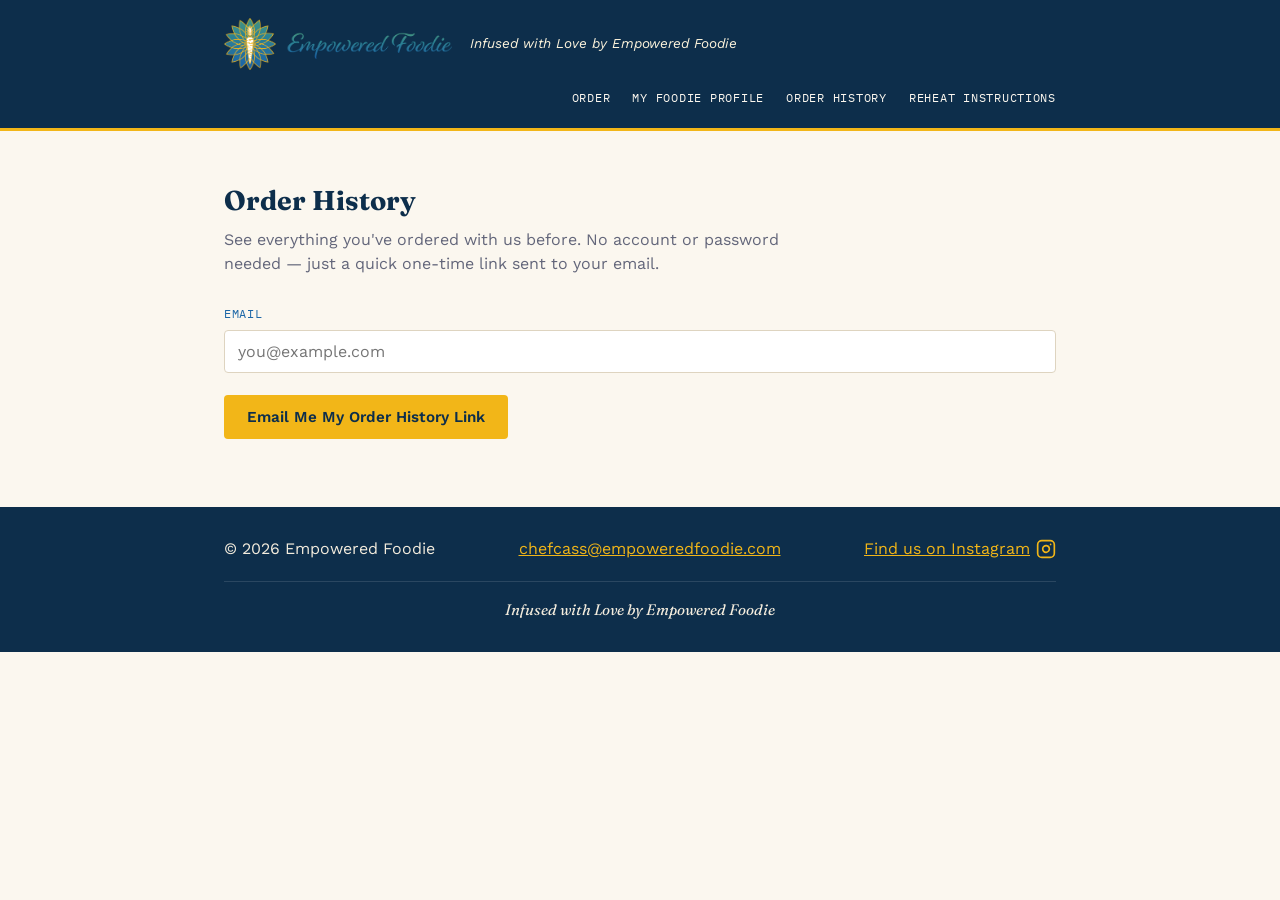
<file: history.html>
<!DOCTYPE html>
<html lang="en">
<head>
<meta charset="UTF-8">
<meta name="viewport" content="width=device-width, initial-scale=1.0">
<title>Order History — Empowered Foodie</title>
<meta name="description" content="View your past orders with Empowered Foodie.">
<link rel="icon" type="image/png" sizes="32x32" href="assets/favicon-32.png">
<link rel="icon" type="image/png" sizes="64x64" href="assets/favicon-64.png">
<link rel="apple-touch-icon" href="assets/favicon-180.png">

<link rel="manifest" href="assets/manifest.json">
<meta name="theme-color" content="#0d2e4b">
<meta name="apple-mobile-web-app-capable" content="yes">
<meta name="apple-mobile-web-app-status-bar-style" content="black-translucent">
<meta name="apple-mobile-web-app-title" content="Emp. Foodie">

<link rel="preconnect" href="https://fonts.googleapis.com">
<link href="https://fonts.googleapis.com/css2?family=Fraunces:wght@500;600;700&family=Work+Sans:wght@400;500;600&family=IBM+Plex+Mono:wght@500&display=swap" rel="stylesheet">
<link rel="stylesheet" href="assets/styles.css">
</head>
<body>

<header class="site-header">
  <div class="wrap">
    <img class="logo" src="assets/logo.png" alt="Empowered Foodie">
    <p class="brand-tagline">Infused with Love by Empowered Foodie</p>
    <nav>
      <a href="start-order.html">Order</a>
      <a href="profile.html">My Foodie Profile</a>
      <a href="history.html">Order History</a>
      <a href="reheats.html">Reheat Instructions</a>
    </nav>
  </div>
</header>

<section class="block">
  <div class="wrap">
    <h2>Order History</h2>
    <p class="block-sub">See everything you've ordered with us before. No account or password needed — just a quick one-time link sent to your email.</p>

    <div id="history-request">
      <div class="form-group">
        <label for="h-email">Email</label>
        <input type="email" id="h-email" placeholder="you@example.com" required>
      </div>
      <button id="request-history-btn" class="btn btn-primary" type="button">Email Me My Order History Link</button>
      <div id="request-status" role="status"></div>
    </div>

    <div id="history-results" style="display:none;"></div>
  </div>
</section>

<footer class="site-footer">
  <div class="wrap">
    <span>&copy; <span id="year"></span> Empowered Foodie</span>
    <a href="mailto:chefcass@empoweredfoodie.com" id="footer-email">chefcass@empoweredfoodie.com</a>
    <a href="https://www.instagram.com/empowered_foodie" target="_blank" rel="noopener noreferrer" class="footer-icon-link">
      Find us on Instagram
      <svg width="20" height="20" viewBox="0 0 24 24" fill="none" stroke="currentColor" stroke-width="2" stroke-linecap="round" stroke-linejoin="round"><rect x="2" y="2" width="20" height="20" rx="5" ry="5"></rect><path d="M16 11.37A4 4 0 1 1 12.63 8 4 4 0 0 1 16 11.37z"></path><line x1="17.5" y1="6.5" x2="17.51" y2="6.5"></line></svg>
    </a>
    <div class="footer-tagline">Infused with Love by Empowered Foodie</div>
  </div>
</footer>

<script src="assets/config.js"></script>
<script src="assets/history.js"></script>
</body>
</html>
</file>
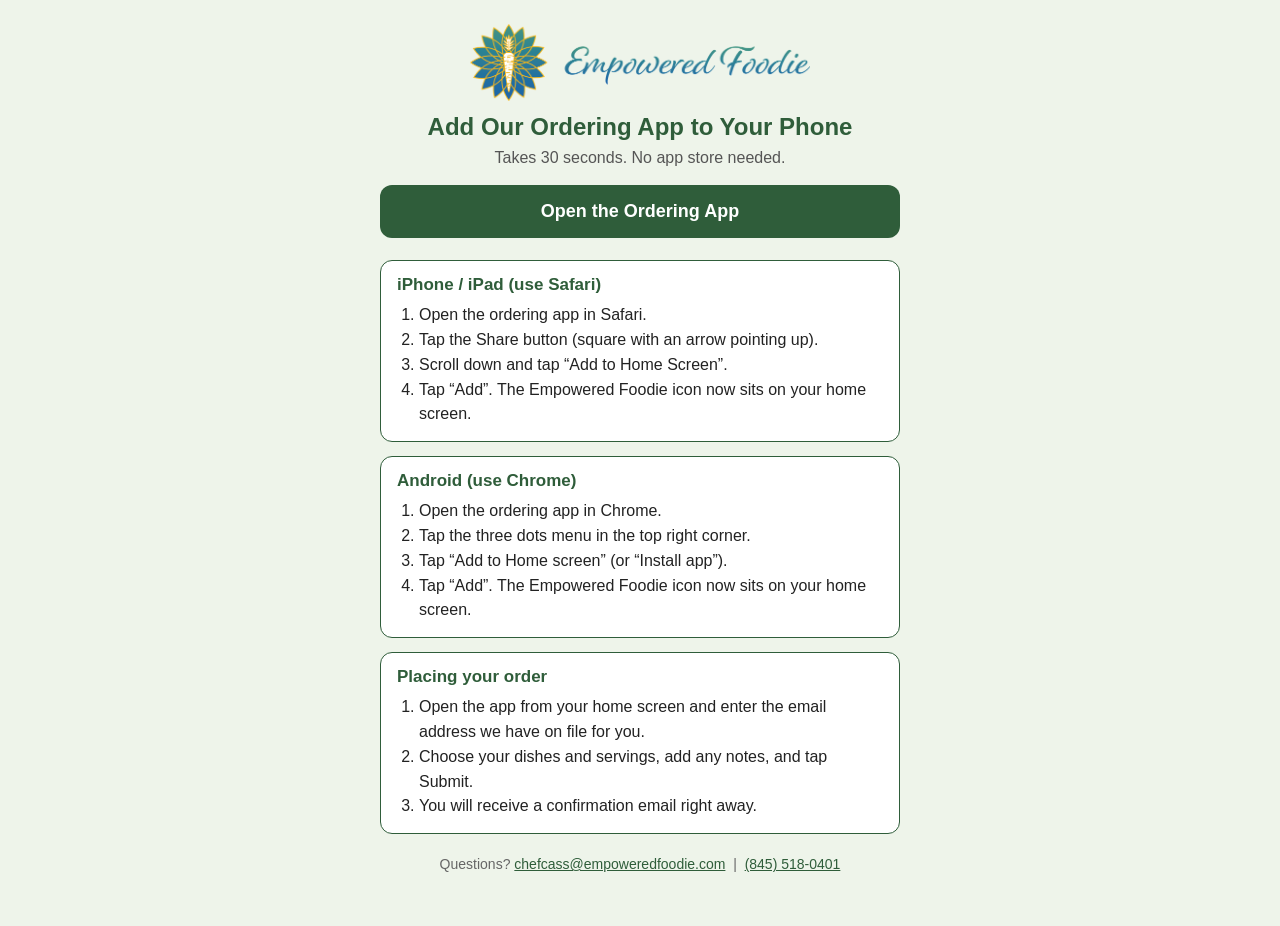
<file: install.html>
<!doctype html>
<html lang="en"><head><meta charset="utf-8"><meta name="viewport" content="width=device-width,initial-scale=1">
<title>Get the Empowered Foodie App</title>
<style>
body{margin:0;font-family:-apple-system,Segoe UI,Roboto,Helvetica,Arial,sans-serif;background:#EEF4EA;color:#222}
.wrap{max-width:520px;margin:0 auto;padding:24px 16px 40px}
img.logo{display:block;width:80%;max-width:340px;margin:0 auto 12px}
h1{color:#2F5D3A;font-size:24px;text-align:center;margin:8px 0}
p.sub{text-align:center;color:#555;margin:0 0 18px}
a.btn{display:block;background:#2F5D3A;color:#fff;text-decoration:none;text-align:center;font-weight:700;font-size:18px;padding:16px;border-radius:12px;margin:0 0 22px}
.card{background:#fff;border:1.5px solid #2F5D3A;border-radius:12px;padding:14px 16px;margin-bottom:14px}
.card h2{margin:0 0 8px;font-size:17px;color:#2F5D3A}
.card ol{margin:0;padding-left:22px;line-height:1.55}
.card.hide{display:none}
.foot{text-align:center;color:#666;font-size:14px;margin-top:22px}
.foot a{color:#2F5D3A}
</style></head><body><div class="wrap">
<img class="logo" alt="Empowered Foodie" src="[data-uri]">
<h1>Add Our Ordering App to Your Phone</h1>
<p class="sub">Takes 30 seconds. No app store needed.</p>
<a class="btn" href="./">Open the Ordering App</a>
<div class="card" id="ios"><h2>iPhone / iPad (use Safari)</h2><ol>
<li>Open the ordering app in Safari.</li>
<li>Tap the Share button (square with an arrow pointing up).</li>
<li>Scroll down and tap &ldquo;Add to Home Screen&rdquo;.</li>
<li>Tap &ldquo;Add&rdquo;. The Empowered Foodie icon now sits on your home screen.</li></ol></div>
<div class="card" id="android"><h2>Android (use Chrome)</h2><ol>
<li>Open the ordering app in Chrome.</li>
<li>Tap the three dots menu in the top right corner.</li>
<li>Tap &ldquo;Add to Home screen&rdquo; (or &ldquo;Install app&rdquo;).</li>
<li>Tap &ldquo;Add&rdquo;. The Empowered Foodie icon now sits on your home screen.</li></ol></div>
<div class="card"><h2>Placing your order</h2><ol>
<li>Open the app from your home screen and enter the email address we have on file for you.</li>
<li>Choose your dishes and servings, add any notes, and tap Submit.</li>
<li>You will receive a confirmation email right away.</li></ol></div>
<p class="foot">Questions? <a href="mailto:chefcass@empoweredfoodie.com">chefcass@empoweredfoodie.com</a> &nbsp;|&nbsp; <a href="tel:+18455180401">(845) 518-0401</a></p>
</div>
<script>
var ua=navigator.userAgent||"";
if(/Android/i.test(ua)){document.getElementById("ios").classList.add("hide");}
else if(/iPhone|iPad|iPod/i.test(ua)){document.getElementById("android").classList.add("hide");}
</script></body></html>
</file>
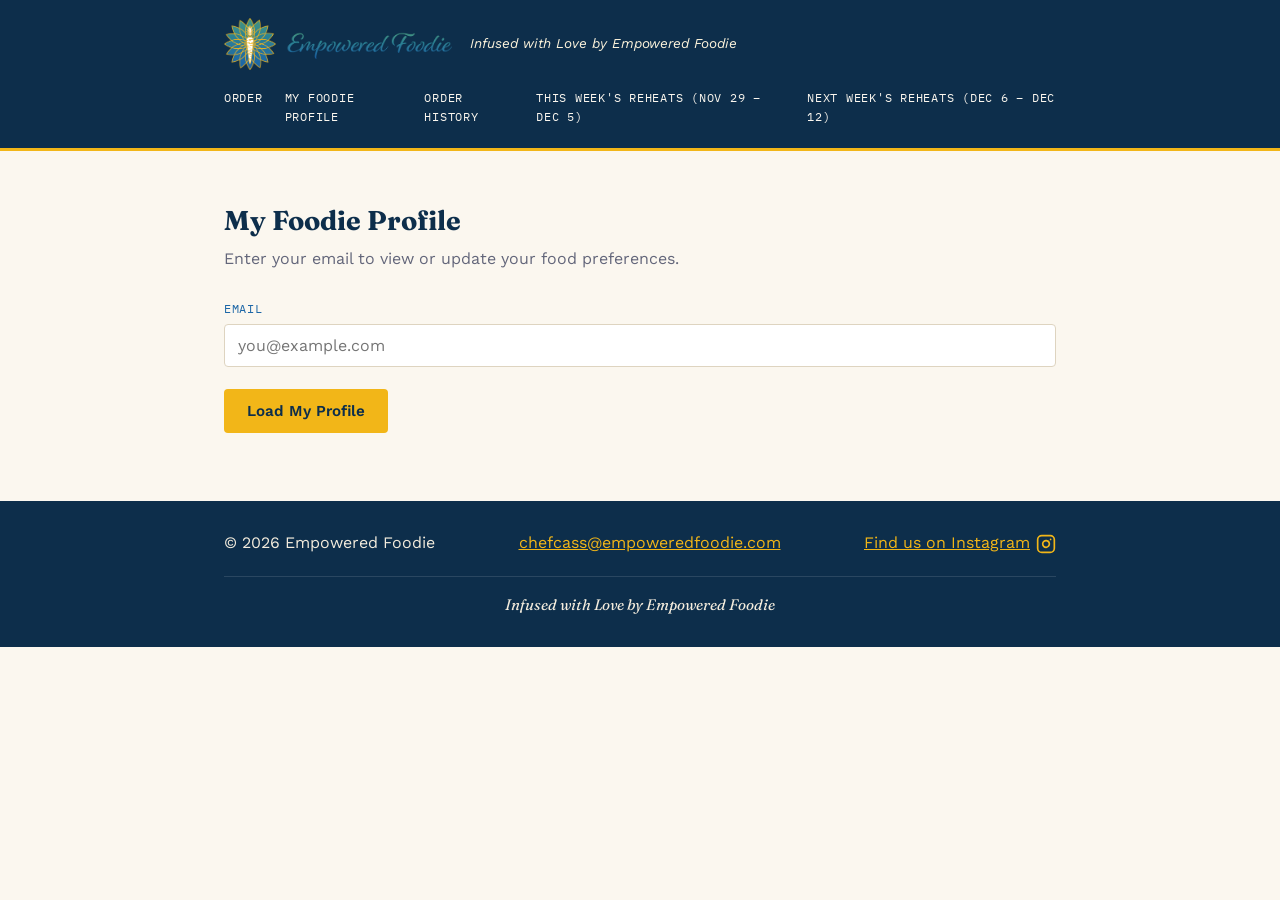
<file: profile.html>
<!DOCTYPE html>
<html lang="en">
<head>
<meta charset="UTF-8">
<meta name="viewport" content="width=device-width, initial-scale=1.0">
<title>My Foodie Profile — Empowered Foodie</title>
<meta name="description" content="View or update your food preferences with Empowered Foodie.">
<link rel="icon" type="image/png" sizes="32x32" href="assets/favicon-32.png">
<link rel="icon" type="image/png" sizes="64x64" href="assets/favicon-64.png">
<link rel="apple-touch-icon" href="assets/favicon-180.png">

<link rel="manifest" href="assets/manifest.json">
<meta name="theme-color" content="#0d2e4b">
<meta name="apple-mobile-web-app-capable" content="yes">
<meta name="apple-mobile-web-app-status-bar-style" content="black-translucent">
<meta name="apple-mobile-web-app-title" content="Emp. Foodie">

<link rel="preconnect" href="https://fonts.googleapis.com">
<link href="https://fonts.googleapis.com/css2?family=Fraunces:wght@500;600;700&family=Work+Sans:wght@400;500;600&family=IBM+Plex+Mono:wght@500&display=swap" rel="stylesheet">
<link rel="stylesheet" href="assets/styles.css">
</head>
<body>

<header class="site-header">
  <div class="wrap">
    <img class="logo" src="assets/logo.png" alt="Empowered Foodie">
    <p class="brand-tagline">Infused with Love by Empowered Foodie</p>
    <nav>
      <a href="start-order.html">Order</a>
      <a href="profile.html">My Foodie Profile</a>
      <a href="history.html">Order History</a>
      <a href="reheats.html" id="nav-this-week">This Week's Reheats</a>
      <a href="reheats-next-week.html" id="nav-next-week">Next Week's Reheats</a>
    </nav>
  </div>
</header>

<section class="block">
  <div class="wrap">

    <div id="profile-email-gate">
      <h2>My Foodie Profile</h2>
      <p class="block-sub">Enter your email to view or update your food preferences.</p>
      <div class="form-group">
        <label for="p-email">Email</label>
        <input type="email" id="p-email" placeholder="you@example.com" required>
      </div>
      <button id="profile-load-btn" class="btn btn-primary" type="button">Load My Profile</button>
      <div id="profile-gate-status" role="status"></div>
    </div>

    <div id="profile-form-section" style="display:none;">
      <h2 id="profile-form-heading">My Foodie Profile</h2>
      <p class="block-sub" id="profile-form-sub">Update anything below — we'll keep your latest answers on file.</p>

      <form id="profile-form">
        <div class="form-group">
          <label for="p-name">Full Name</label>
          <input type="text" id="p-name" required>
        </div>

        <div class="form-group">
          <label for="p-cuisine">Favorite Cuisine</label>
          <input type="text" id="p-cuisine" placeholder="e.g. Italian, Mexican, Thai">
        </div>

        <div class="form-group">
          <label for="p-spice">Spice Level</label>
          <select id="p-spice">
            <option value="Mild">Mild</option>
            <option value="Medium">Medium</option>
            <option value="Spicy">Spicy</option>
            <option value="Very Spicy">Very Spicy</option>
          </select>
        </div>

        <div class="form-group">
          <label for="p-likes">Foods You Love</label>
          <textarea id="p-likes" placeholder="Any favorite ingredients or dishes?"></textarea>
        </div>

        <div class="form-group">
          <label for="p-dislikes">Foods You Dislike</label>
          <textarea id="p-dislikes" placeholder="Anything you'd rather we leave out?"></textarea>
        </div>

        <div class="form-group">
          <label for="p-allergies">Allergies</label>
          <textarea id="p-allergies" placeholder="Any allergies we should know about?"></textarea>
        </div>

        <div class="button-row">
          <button type="submit" class="btn btn-primary">Save My Profile</button>
          <a href="start-order.html" class="btn btn-ghost">Go to Order</a>
        </div>
        <div id="profile-form-status" role="status"></div>
      </form>
    </div>

  </div>
</section>

<footer class="site-footer">
  <div class="wrap">
    <span>&copy; <span id="year"></span> Empowered Foodie</span>
    <a href="mailto:chefcass@empoweredfoodie.com" id="footer-email">chefcass@empoweredfoodie.com</a>
    <a href="https://www.instagram.com/empowered_foodie" target="_blank" rel="noopener noreferrer" class="footer-icon-link">
      Find us on Instagram
      <svg width="20" height="20" viewBox="0 0 24 24" fill="none" stroke="currentColor" stroke-width="2" stroke-linecap="round" stroke-linejoin="round"><rect x="2" y="2" width="20" height="20" rx="5" ry="5"></rect><path d="M16 11.37A4 4 0 1 1 12.63 8 4 4 0 0 1 16 11.37z"></path><line x1="17.5" y1="6.5" x2="17.51" y2="6.5"></line></svg>
    </a>
    <div class="footer-tagline">Infused with Love by Empowered Foodie</div>
  </div>
</footer>

<script src="assets/config.js"></script>
<script src="assets/nav-dates.js"></script>
<script src="assets/profile.js"></script>
</body>
</html>
</file>
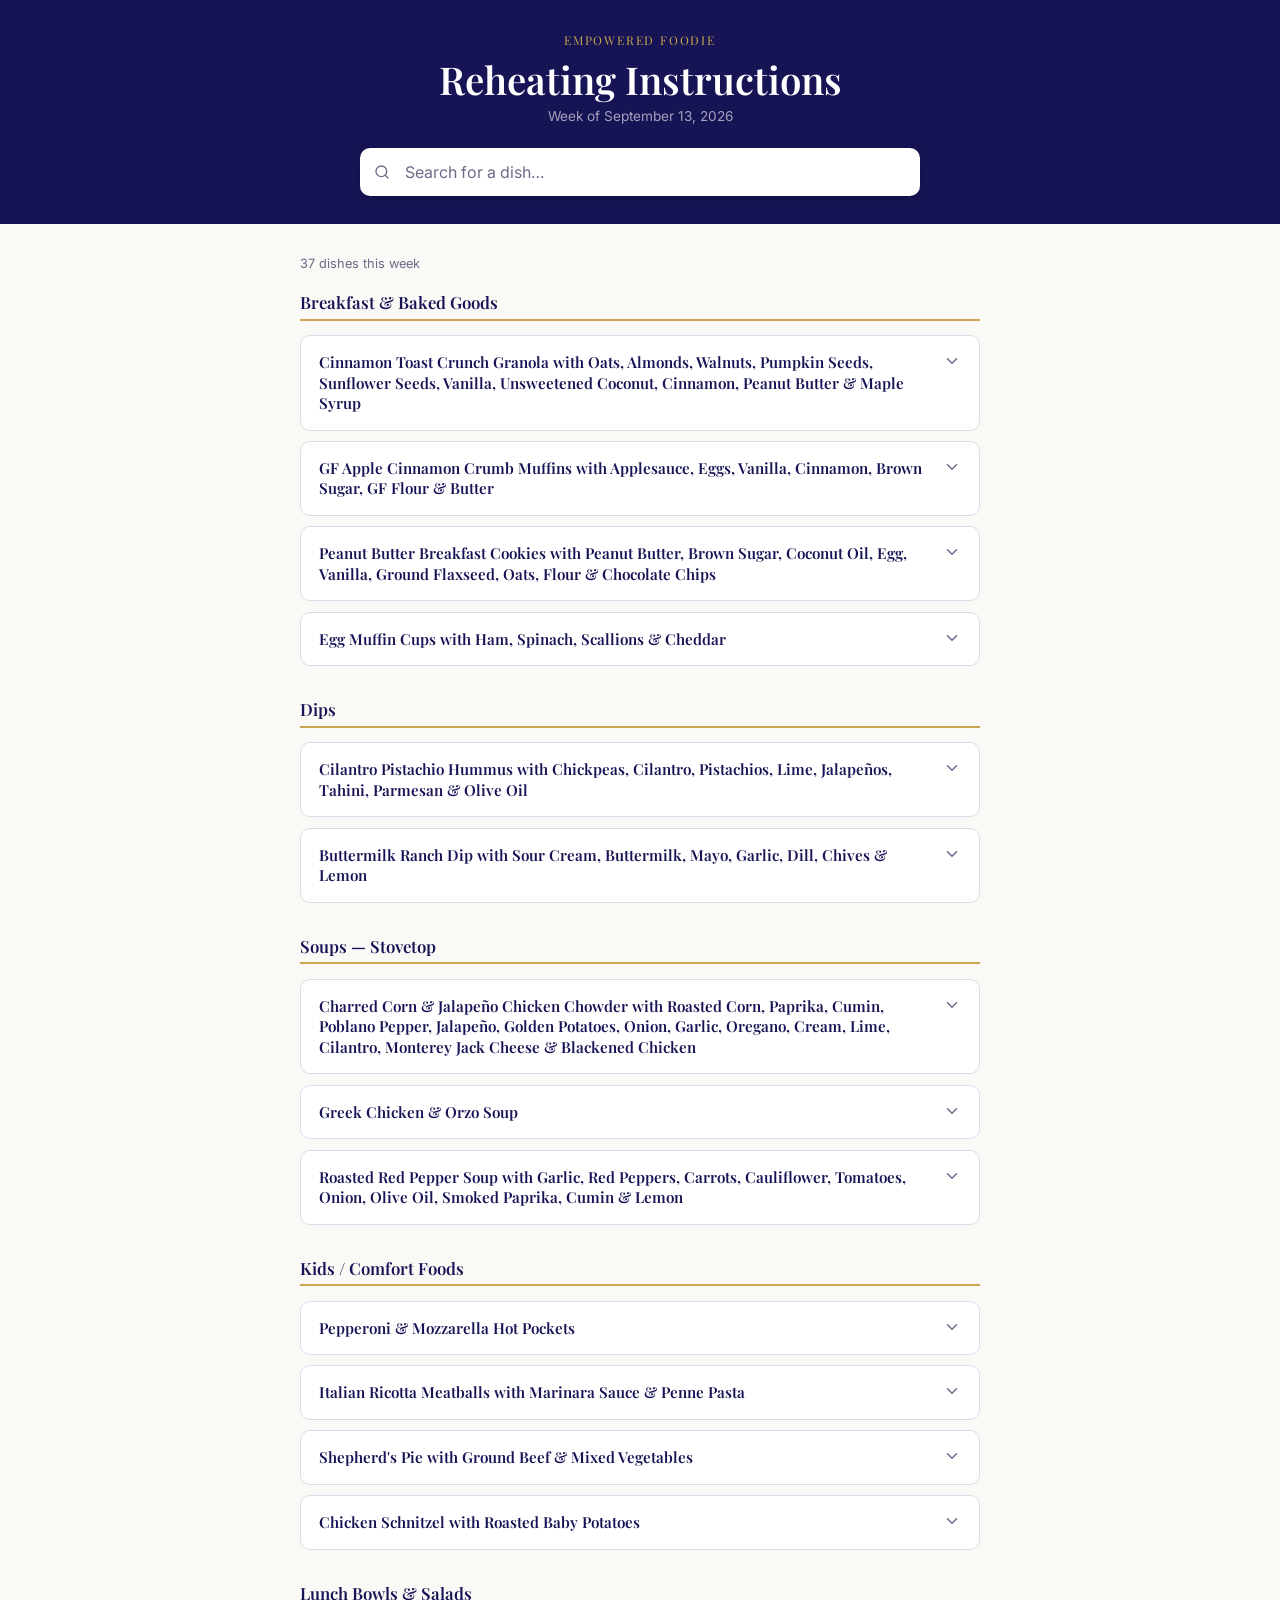
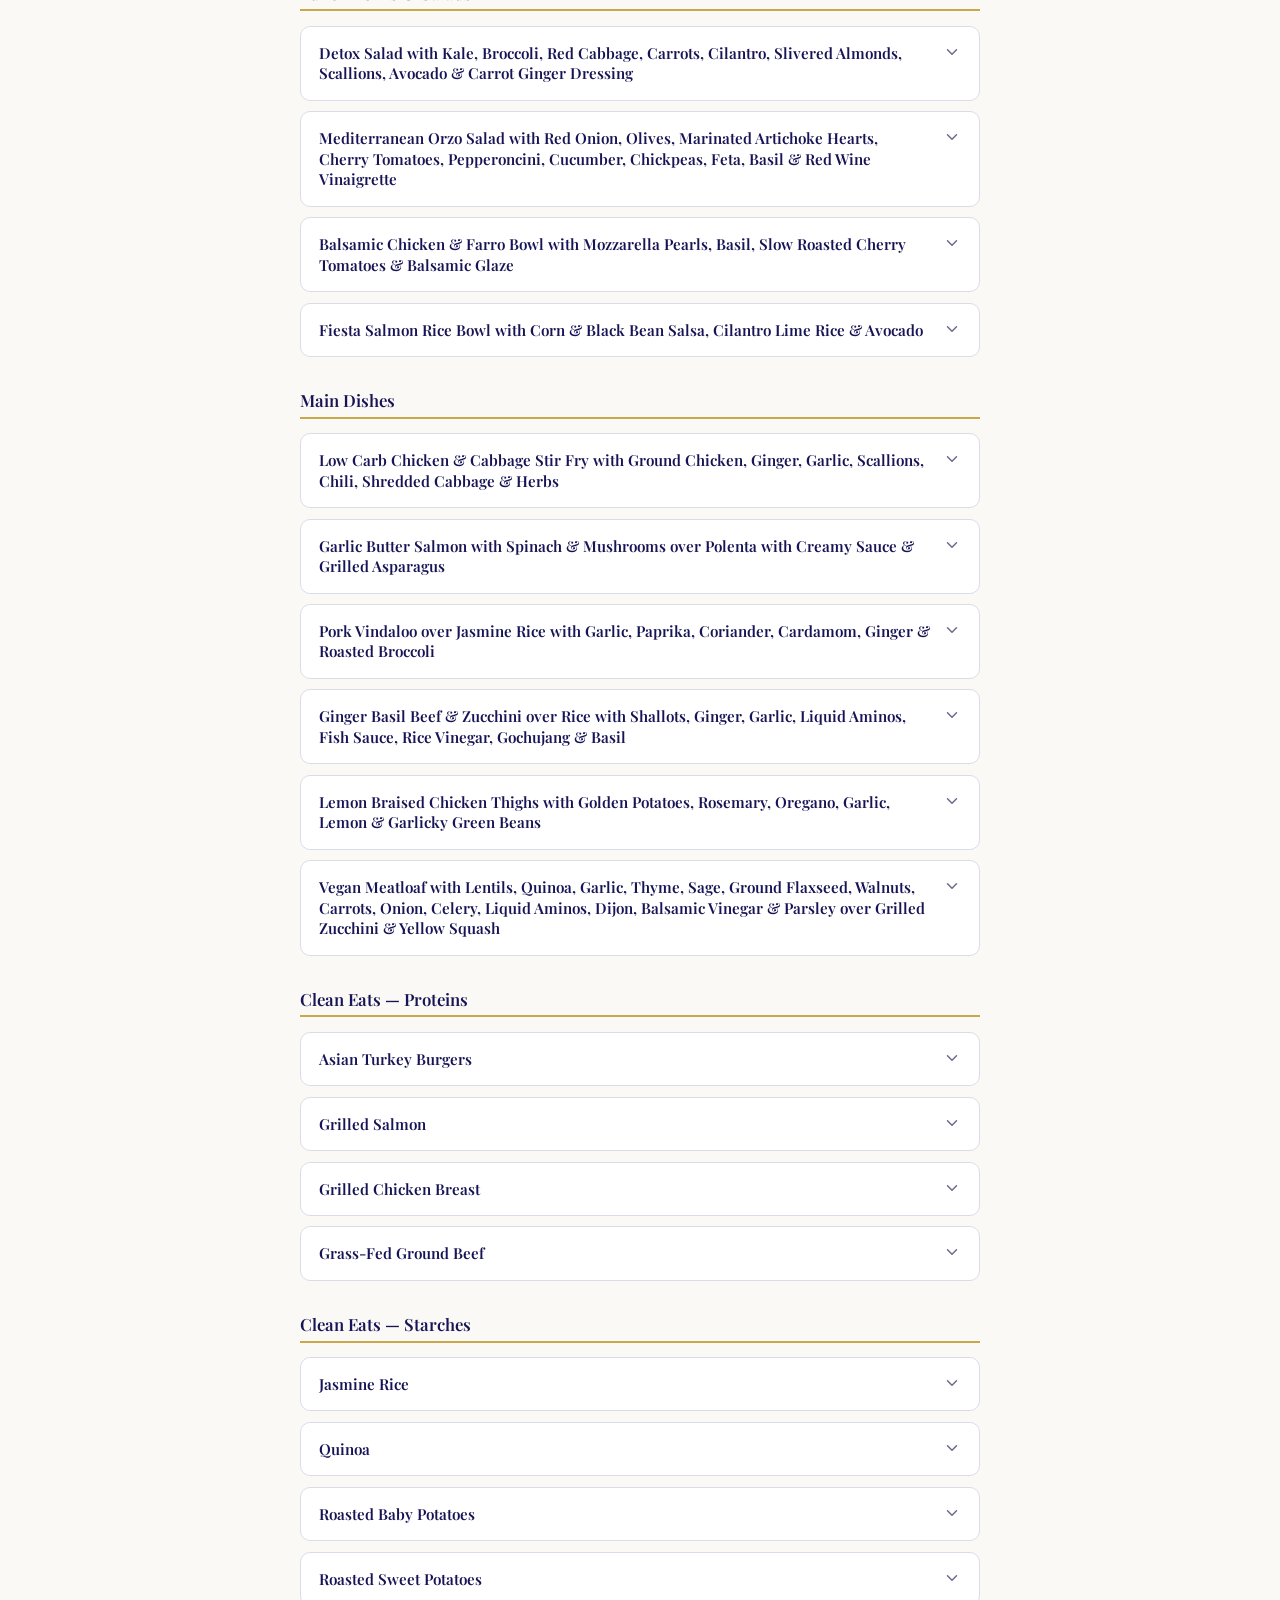
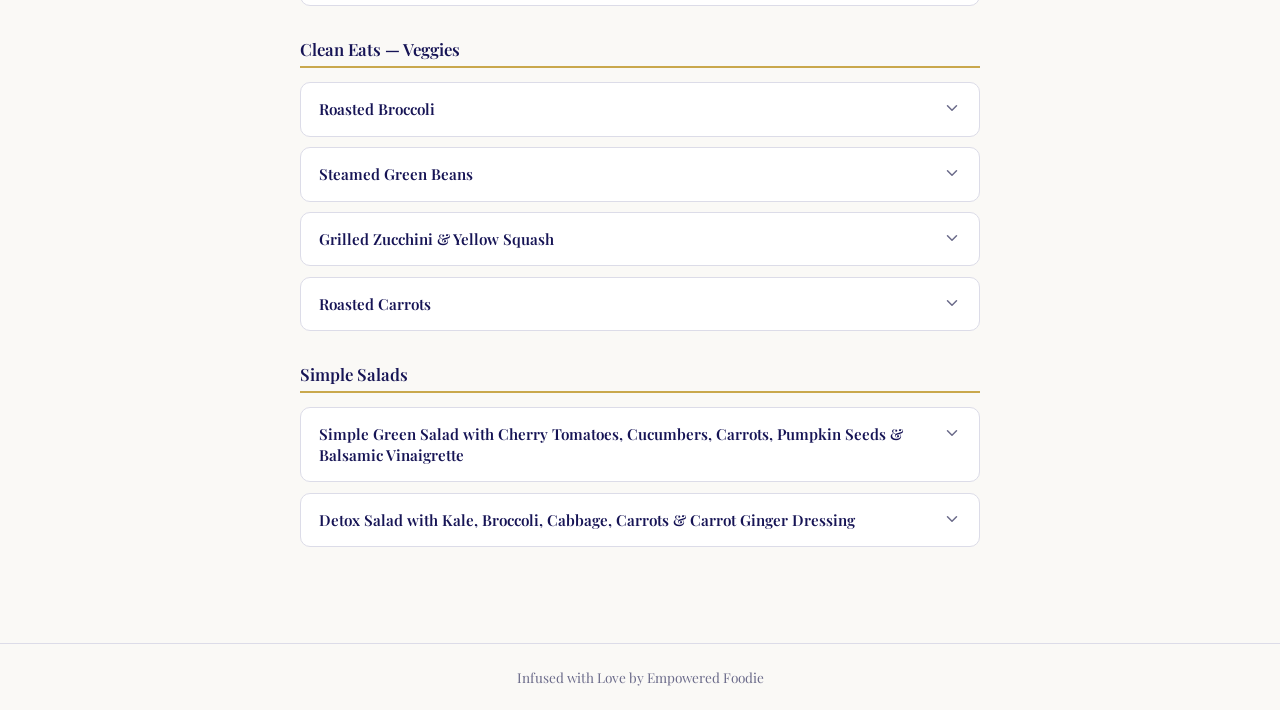
<file: Reheat_Library_Sept13_2026.html>
<!DOCTYPE html>
<html lang="en">
<head>
<meta charset="UTF-8"/>
<meta name="viewport" content="width=device-width, initial-scale=1.0"/>
<title>Reheating Instructions — Week of Sept 13, 2026</title>
<style>
  @import url('https://fonts.googleapis.com/css2?family=Playfair+Display:wght@400;600&family=Inter:wght@400;500&display=swap');
  *, *::before, *::after { box-sizing: border-box; margin: 0; padding: 0; }
  :root {
    --navy: #161455; --navy-light: #eeedf8; --gold: #c9a84c;
    --cream: #faf9f6; --text: #1a1a2e; --muted: #6b6b8a;
    --border: #dcdce8; --card: #ffffff; --radius: 10px;
  }
  body { font-family: 'Inter', sans-serif; background: var(--cream); color: var(--text); min-height: 100vh; }
  header { background: var(--navy); padding: 2rem 1.5rem 1.5rem; text-align: center; }
  .logo-line { font-family: 'Playfair Display', serif; font-size: 0.75rem; letter-spacing: 0.15em; color: var(--gold); text-transform: uppercase; margin-bottom: 0.5rem; }
  header h1 { font-family: 'Playfair Display', serif; font-size: clamp(1.6rem, 5vw, 2.4rem); font-weight: 600; color: #fff; line-height: 1.2; }
  header p { margin-top: 0.4rem; font-size: 0.85rem; color: rgba(255,255,255,0.6); }
  .search-wrap { background: var(--navy); padding: 0 1.5rem 1.75rem; }
  .search-box { max-width: 560px; margin: 0 auto; position: relative; }
  .search-box input { width: 100%; padding: 0.85rem 1.1rem 0.85rem 2.8rem; font-family: 'Inter', sans-serif; font-size: 1rem; border: none; border-radius: var(--radius); background: #fff; color: var(--text); outline: none; box-shadow: 0 2px 12px rgba(0,0,0,0.2); }
  .search-box input::placeholder { color: var(--muted); }
  .search-icon { position: absolute; left: 0.9rem; top: 50%; transform: translateY(-50%); color: var(--muted); pointer-events: none; }
  .clear-btn { position: absolute; right: 0.9rem; top: 50%; transform: translateY(-50%); background: none; border: none; color: var(--muted); cursor: pointer; font-size: 1.1rem; display: none; padding: 0; line-height: 1; }
  main { max-width: 720px; margin: 0 auto; padding: 2rem 1.25rem 4rem; }
  .results-count { font-size: 0.8rem; color: var(--muted); margin-bottom: 1.25rem; min-height: 1.2em; }
  .category-block { margin-bottom: 2rem; }
  .category-label { font-family: 'Playfair Display', serif; font-size: 1.05rem; font-weight: 600; color: var(--navy); border-bottom: 2px solid var(--gold); padding-bottom: 0.35rem; margin-bottom: 0.9rem; }
  .dish-card { background: var(--card); border: 1px solid var(--border); border-radius: var(--radius); padding: 1rem 1.15rem; margin-bottom: 0.65rem; cursor: pointer; transition: box-shadow 0.15s, border-color 0.15s; }
  .dish-card:hover { box-shadow: 0 2px 10px rgba(22,20,85,0.08); border-color: var(--navy); }
  .dish-card.open { border-color: var(--navy); }
  .dish-header { display: flex; justify-content: space-between; align-items: flex-start; gap: 0.75rem; }
  .dish-name { font-family: 'Playfair Display', serif; font-size: 0.95rem; font-weight: 600; color: var(--navy); line-height: 1.35; }
  .dish-name mark { background: #fff3b0; color: var(--navy); border-radius: 2px; }
  .chevron { flex-shrink: 0; width: 18px; height: 18px; color: var(--muted); transition: transform 0.2s; }
  .dish-card.open .chevron { transform: rotate(180deg); }
  .dish-instructions { display: none; margin-top: 0.75rem; padding-top: 0.75rem; border-top: 1px solid var(--border); font-size: 0.9rem; line-height: 1.65; color: #2e2e4a; }
  .dish-card.open .dish-instructions { display: block; }
  .empty-state { text-align: center; padding: 3rem 1rem; color: var(--muted); display: none; }
  .empty-state p { font-size: 0.95rem; margin-top: 0.5rem; }
  footer { text-align: center; padding: 1.5rem; font-family: 'Playfair Display', serif; font-size: 0.85rem; color: var(--muted); border-top: 1px solid var(--border); }
</style>
</head>
<body>
<header>
  <div class="logo-line">Empowered Foodie</div>
  <h1>Reheating Instructions</h1>
  <p>Week of September 13, 2026</p>
</header>
<div class="search-wrap">
  <div class="search-box">
    <svg class="search-icon" width="16" height="16" viewBox="0 0 24 24" fill="none" stroke="currentColor" stroke-width="2" stroke-linecap="round" stroke-linejoin="round"><circle cx="11" cy="11" r="8"/><line x1="21" y1="21" x2="16.65" y2="16.65"/></svg>
    <input type="text" id="search" placeholder="Search for a dish…" autocomplete="off" autocorrect="off" spellcheck="false"/>
    <button class="clear-btn" id="clearBtn" aria-label="Clear search">✕</button>
  </div>
</div>
<main>
  <div class="results-count" id="resultsCount"></div>
  <div id="dishList"></div>
  <div class="empty-state" id="emptyState">
    <svg width="32" height="32" viewBox="0 0 24 24" fill="none" stroke="#9999b8" stroke-width="1.5" stroke-linecap="round" stroke-linejoin="round"><circle cx="11" cy="11" r="8"/><line x1="21" y1="21" x2="16.65" y2="16.65"/></svg>
    <p>No dishes found for "<span id="emptyQuery"></span>"</p>
  </div>
</main>
<footer>Infused with Love by Empowered Foodie</footer>
<script>
const DISHES = [
  // BREAKFAST & BAKED GOODS
  { category: "Breakfast & Baked Goods", name: "Cinnamon Toast Crunch Granola with Oats, Almonds, Walnuts, Pumpkin Seeds, Sunflower Seeds, Vanilla, Unsweetened Coconut, Cinnamon, Peanut Butter & Maple Syrup", instructions: "Serve at room temperature — no heating needed. Store in an airtight container. Best within 2 weeks. Can be frozen up to 2 months. Enjoy over yogurt, with milk, or straight from the jar." },
  { category: "Breakfast & Baked Goods", name: "GF Apple Cinnamon Crumb Muffins with Applesauce, Eggs, Vanilla, Cinnamon, Brown Sugar, GF Flour & Butter", instructions: "Enjoy at room temperature. To warm, preheat oven to 300°F, place on a sheet tray, cover loosely with foil, and warm for 5–6 minutes. Best within 4–5 days. Can be frozen up to 1 month." },
  { category: "Breakfast & Baked Goods", name: "Peanut Butter Breakfast Cookies with Peanut Butter, Brown Sugar, Coconut Oil, Egg, Vanilla, Ground Flaxseed, Oats, Flour & Chocolate Chips", instructions: "Enjoy at room temperature straight from the container. To warm, preheat oven to 300°F, place on a sheet tray, cover loosely with foil, and warm for 4–5 minutes. Best within 5–6 days. Can be frozen up to 1 month." },
  { category: "Breakfast & Baked Goods", name: "Egg Muffin Cups with Ham, Spinach, Scallions & Cheddar", instructions: "Preheat oven to 325°F. Place on a sheet tray, cover loosely with foil, and warm for 8–10 minutes until heated through. Best within 4–5 days. Can be frozen up to 1 month." },

  // DIPS
  { category: "Dips", name: "Cilantro Pistachio Hummus with Chickpeas, Cilantro, Pistachios, Lime, Jalapeños, Tahini, Parmesan & Olive Oil", instructions: "Serve cold or at room temperature — no heating needed. Stir well before serving. Best within 5–6 days." },
  { category: "Dips", name: "Buttermilk Ranch Dip with Sour Cream, Buttermilk, Mayo, Garlic, Dill, Chives & Lemon", instructions: "Serve cold — no heating needed. Stir well before serving. Best within 4–5 days." },

  // SOUPS
  { category: "Soups — Stovetop", name: "Charred Corn & Jalapeño Chicken Chowder with Roasted Corn, Paprika, Cumin, Poblano Pepper, Jalapeño, Golden Potatoes, Onion, Garlic, Oregano, Cream, Lime, Cilantro, Monterey Jack Cheese & Blackened Chicken", instructions: "Pour into a saucepan over medium heat. Warm for 8–10 minutes, stirring occasionally, until hot throughout. Reduce to low and simmer gently if not serving immediately. Add a splash of broth or water if the soup has thickened. Best within 4–5 days." },
  { category: "Soups — Stovetop", name: "Greek Chicken & Orzo Soup", instructions: "Pour into a saucepan over medium heat. Warm for 8–10 minutes, stirring occasionally, until hot throughout. Reduce to low and simmer gently if not serving immediately. Add a splash of broth or water if the soup has thickened. Best within 4–5 days." },
  { category: "Soups — Stovetop", name: "Roasted Red Pepper Soup with Garlic, Red Peppers, Carrots, Cauliflower, Tomatoes, Onion, Olive Oil, Smoked Paprika, Cumin & Lemon", instructions: "Pour into a saucepan over medium heat. Warm for 8–10 minutes, stirring occasionally, until hot throughout. Reduce to low and simmer gently if not serving immediately. Add a splash of broth or water if the soup has thickened. Serve croutons on the side to keep them crispy. Best within 4–5 days." },

  // KIDS / COMFORT FOODS
  { category: "Kids / Comfort Foods", name: "Pepperoni & Mozzarella Hot Pockets", instructions: "Preheat oven to 375°F. Place on a sheet tray uncovered and warm for 10–12 minutes, flipping once halfway, until heated through and the pastry is golden and crispy. Best within 3–4 days. Can be frozen up to 1 month — add 3–5 minutes if warming from frozen." },
  { category: "Kids / Comfort Foods", name: "Italian Ricotta Meatballs with Marinara Sauce & Penne Pasta", instructions: "Preheat oven to 350°F. Transfer to an oven-safe dish, cover tightly with foil, and warm for 18–22 minutes until heated through and sauce is bubbling, stirring once halfway. If you prefer sauce on the side, warm it separately in a small saucepan over low heat for 5–6 minutes. Best within 4–5 days." },
  { category: "Kids / Comfort Foods", name: "Shepherd's Pie with Ground Beef & Mixed Vegetables", instructions: "Preheat oven to 375°F. Transfer to an oven-safe dish, cover tightly with foil, and warm for 20–25 minutes until heated through and filling is bubbling. Uncover for the last 5 minutes to lightly brown the mashed potato top. Best within 4–5 days." },
  { category: "Kids / Comfort Foods", name: "Chicken Schnitzel with Roasted Baby Potatoes", instructions: "Preheat oven to 400°F. Place schnitzel on a sheet tray uncovered and warm for 8–10 minutes, flipping once halfway, until hot and crispy — do not cover or the breading will soften. Transfer potatoes to a separate oven-safe dish, cover loosely with foil, and warm alongside for 10–12 minutes. Best within 3–4 days." },

  // LUNCH BOWLS & SALADS
  { category: "Lunch Bowls & Salads", name: "Detox Salad with Kale, Broccoli, Red Cabbage, Carrots, Cilantro, Slivered Almonds, Scallions, Avocado & Carrot Ginger Dressing", instructions: "Serve cold — no heating needed. Add avocado just before serving if stored separately. Dress just before eating and toss gently to coat. Best within 3–4 days." },
  { category: "Lunch Bowls & Salads", name: "Mediterranean Orzo Salad with Red Onion, Olives, Marinated Artichoke Hearts, Cherry Tomatoes, Pepperoncini, Cucumber, Chickpeas, Feta, Basil & Red Wine Vinaigrette", instructions: "Serve cold or at room temperature — no heating needed. Toss gently before serving as dressing may settle. Best within 4–5 days." },
  { category: "Lunch Bowls & Salads", name: "Balsamic Chicken & Farro Bowl with Mozzarella Pearls, Basil, Slow Roasted Cherry Tomatoes & Balsamic Glaze", instructions: "Preheat oven to 325°F. Transfer chicken and farro to an oven-safe dish, cover tightly with foil, and warm for 15–18 minutes until heated through. Serve mozzarella pearls, fresh basil, and balsamic glaze cold on top just before eating. Best within 4–5 days." },
  { category: "Lunch Bowls & Salads", name: "Fiesta Salmon Rice Bowl with Corn & Black Bean Salsa, Cilantro Lime Rice & Avocado", instructions: "Preheat oven to 300°F. Transfer salmon and rice to an oven-safe dish, cover tightly with foil, and warm for 10–12 minutes until just heated through — low and slow keeps the salmon moist. Serve corn & black bean salsa and avocado cold on the side. Best within 2–3 days." },

  // MAIN DISHES
  { category: "Main Dishes", name: "Low Carb Chicken & Cabbage Stir Fry with Ground Chicken, Ginger, Garlic, Scallions, Chili, Shredded Cabbage & Herbs", instructions: "Preheat oven to 350°F. Transfer to an oven-safe dish, cover tightly with foil, and warm for 15–18 minutes until heated through, stirring once halfway. Best within 4–5 days." },
  { category: "Main Dishes", name: "Garlic Butter Salmon with Spinach & Mushrooms over Polenta with Creamy Sauce & Grilled Asparagus", instructions: "Preheat oven to 300°F. Transfer to an oven-safe dish, cover tightly with foil, and warm for 12–15 minutes until just heated through — low and slow keeps the salmon moist. Best within 2–3 days." },
  { category: "Main Dishes", name: "Pork Vindaloo over Jasmine Rice with Garlic, Paprika, Coriander, Cardamom, Ginger & Roasted Broccoli", instructions: "Preheat oven to 350°F. Transfer to an oven-safe dish, cover tightly with foil, and warm for 20–25 minutes until heated through and sauce is bubbling, stirring once halfway. Best within 4–5 days." },
  { category: "Main Dishes", name: "Ginger Basil Beef & Zucchini over Rice with Shallots, Ginger, Garlic, Liquid Aminos, Fish Sauce, Rice Vinegar, Gochujang & Basil", instructions: "Preheat oven to 350°F. Transfer to an oven-safe dish, cover tightly with foil, and warm for 18–22 minutes until heated through, stirring once halfway. Best within 4–5 days." },
  { category: "Main Dishes", name: "Lemon Braised Chicken Thighs with Golden Potatoes, Rosemary, Oregano, Garlic, Lemon & Garlicky Green Beans", instructions: "Preheat oven to 350°F. Transfer to an oven-safe dish, cover tightly with foil, and warm for 20–25 minutes until heated through and braising liquid is bubbling. Best within 4–5 days." },
  { category: "Main Dishes", name: "Vegan Meatloaf with Lentils, Quinoa, Garlic, Thyme, Sage, Ground Flaxseed, Walnuts, Carrots, Onion, Celery, Liquid Aminos, Dijon, Balsamic Vinegar & Parsley over Grilled Zucchini & Yellow Squash", instructions: "Preheat oven to 350°F. Transfer to an oven-safe dish, cover tightly with foil, and warm for 20–25 minutes until heated through. Uncover for the last 5 minutes for a lightly set top. Place zucchini and squash in a separate oven-safe dish, cover loosely with foil, and warm alongside for the last 8–10 minutes. Best within 4–5 days." },

  // CLEAN EATS — PROTEINS
  { category: "Clean Eats — Proteins", name: "Asian Turkey Burgers", instructions: "Preheat oven to 350°F. Place in an oven-safe dish, cover tightly with foil, and warm for 12–15 minutes until heated through. Serve any sauce cold on the side or spooned over just before eating. Best within 3–4 days." },
  { category: "Clean Eats — Proteins", name: "Grilled Salmon", instructions: "Preheat oven to 300°F. Place in an oven-safe dish, cover tightly with foil, and warm for 10–12 minutes until just heated through — low and slow keeps the salmon moist. Best within 2–3 days." },
  { category: "Clean Eats — Proteins", name: "Grilled Chicken Breast", instructions: "Preheat oven to 325°F. Place in an oven-safe dish, cover tightly with foil, and warm for 12–15 minutes until heated through. Best within 4–5 days." },
  { category: "Clean Eats — Proteins", name: "Grass-Fed Ground Beef", instructions: "Preheat oven to 350°F. Transfer to an oven-safe dish, cover tightly with foil, and warm for 12–15 minutes until heated through, stirring once halfway. Best within 4–5 days." },

  // CLEAN EATS — STARCHES
  { category: "Clean Eats — Starches", name: "Jasmine Rice", instructions: "Preheat oven to 325°F. Transfer to an oven-safe dish, add a splash of water, cover tightly with foil, and warm for 10–12 minutes. Fluff with a fork before serving. Best within 4–5 days." },
  { category: "Clean Eats — Starches", name: "Quinoa", instructions: "Preheat oven to 325°F. Transfer to an oven-safe dish, add a splash of water, cover tightly with foil, and warm for 10–12 minutes. Fluff with a fork before serving. Best within 4–5 days." },
  { category: "Clean Eats — Starches", name: "Roasted Baby Potatoes", instructions: "Preheat oven to 400°F. Spread on a sheet tray uncovered and warm for 8–10 minutes until hot and slightly crispy. Do not cover — keeping them uncovered brings the texture back. Best within 4–5 days." },
  { category: "Clean Eats — Starches", name: "Roasted Sweet Potatoes", instructions: "Preheat oven to 400°F. Spread on a sheet tray uncovered and warm for 8–10 minutes until hot and slightly caramelized. Do not cover. Best within 4–5 days." },

  // CLEAN EATS — VEGGIES
  { category: "Clean Eats — Veggies", name: "Roasted Broccoli", instructions: "Preheat oven to 400°F. Spread on a sheet tray uncovered and warm for 6–8 minutes until hot and slightly re-crisped. Do not cover or it will steam and lose the texture. Best within 3–4 days." },
  { category: "Clean Eats — Veggies", name: "Steamed Green Beans", instructions: "Preheat oven to 375°F. Spread on a sheet tray, cover loosely with foil, and warm for 6–8 minutes until heated through. Best within 3–4 days." },
  { category: "Clean Eats — Veggies", name: "Grilled Zucchini & Yellow Squash", instructions: "Preheat oven to 375°F. Place in an oven-safe dish, cover loosely with foil, and warm for 6–8 minutes until heated through. Best within 3–4 days." },
  { category: "Clean Eats — Veggies", name: "Roasted Carrots", instructions: "Preheat oven to 375°F. Transfer to an oven-safe dish, cover tightly with foil, and warm for 10–12 minutes until heated through. Best within 4–5 days." },

  // SIMPLE SALADS
  { category: "Simple Salads", name: "Simple Green Salad with Cherry Tomatoes, Cucumbers, Carrots, Pumpkin Seeds & Balsamic Vinaigrette", instructions: "Serve cold — no heating needed. Dress just before eating and toss gently. Best within 3–4 days." },
  { category: "Simple Salads", name: "Detox Salad with Kale, Broccoli, Cabbage, Carrots & Carrot Ginger Dressing", instructions: "Serve cold — no heating needed. Add avocado just before serving if stored separately. Dress just before eating and toss gently. Best within 3–4 days." }
];

function groupByCategory(dishes) {
  const groups = {};
  dishes.forEach(d => {
    if (!groups[d.category]) groups[d.category] = [];
    groups[d.category].push(d);
  });
  return groups;
}

function highlight(text, query) {
  if (!query) return text;
  const escaped = query.replace(/[.*+?^${}()|[\]\\]/g, '\\$&');
  return text.replace(new RegExp(`(${escaped})`, 'gi'), '<mark>$1</mark>');
}

function render(query) {
  const q = query.trim().toLowerCase();
  const filtered = q
    ? DISHES.filter(d => d.name.toLowerCase().includes(q) || d.category.toLowerCase().includes(q) || d.instructions.toLowerCase().includes(q))
    : DISHES;

  const list = document.getElementById('dishList');
  const empty = document.getElementById('emptyState');
  const count = document.getElementById('resultsCount');
  const clearBtn = document.getElementById('clearBtn');

  clearBtn.style.display = q ? 'block' : 'none';

  if (filtered.length === 0) {
    list.innerHTML = '';
    empty.style.display = 'block';
    document.getElementById('emptyQuery').textContent = query;
    count.textContent = '';
    return;
  }

  empty.style.display = 'none';
  count.textContent = q ? `${filtered.length} dish${filtered.length !== 1 ? 'es' : ''} found` : `${DISHES.length} dishes this week`;

  const groups = groupByCategory(filtered);
  let html = '';
  Object.entries(groups).forEach(([cat, dishes]) => {
    html += `<div class="category-block"><div class="category-label">${cat}</div>`;
    dishes.forEach((d, i) => {
      const id = `d-${cat}-${i}`.replace(/[^a-zA-Z0-9-]/g, '-');
      html += `<div class="dish-card" id="${id}" onclick="toggle('${id}')">
        <div class="dish-header">
          <div class="dish-name">${highlight(d.name, query)}</div>
          <svg class="chevron" viewBox="0 0 24 24" fill="none" stroke="currentColor" stroke-width="2" stroke-linecap="round" stroke-linejoin="round"><polyline points="6 9 12 15 18 9"/></svg>
        </div>
        <div class="dish-instructions">${d.instructions}</div>
      </div>`;
    });
    html += `</div>`;
  });

  list.innerHTML = html;
  if (filtered.length === 1) {
    const first = list.querySelector('.dish-card');
    if (first) first.classList.add('open');
  }
}

function toggle(id) {
  document.getElementById(id).classList.toggle('open');
}

const searchInput = document.getElementById('search');
const clearBtn = document.getElementById('clearBtn');
searchInput.addEventListener('input', () => render(searchInput.value));
clearBtn.addEventListener('click', () => { searchInput.value = ''; render(''); searchInput.focus(); });
render('');
</script>
</body>
</html>
</file>
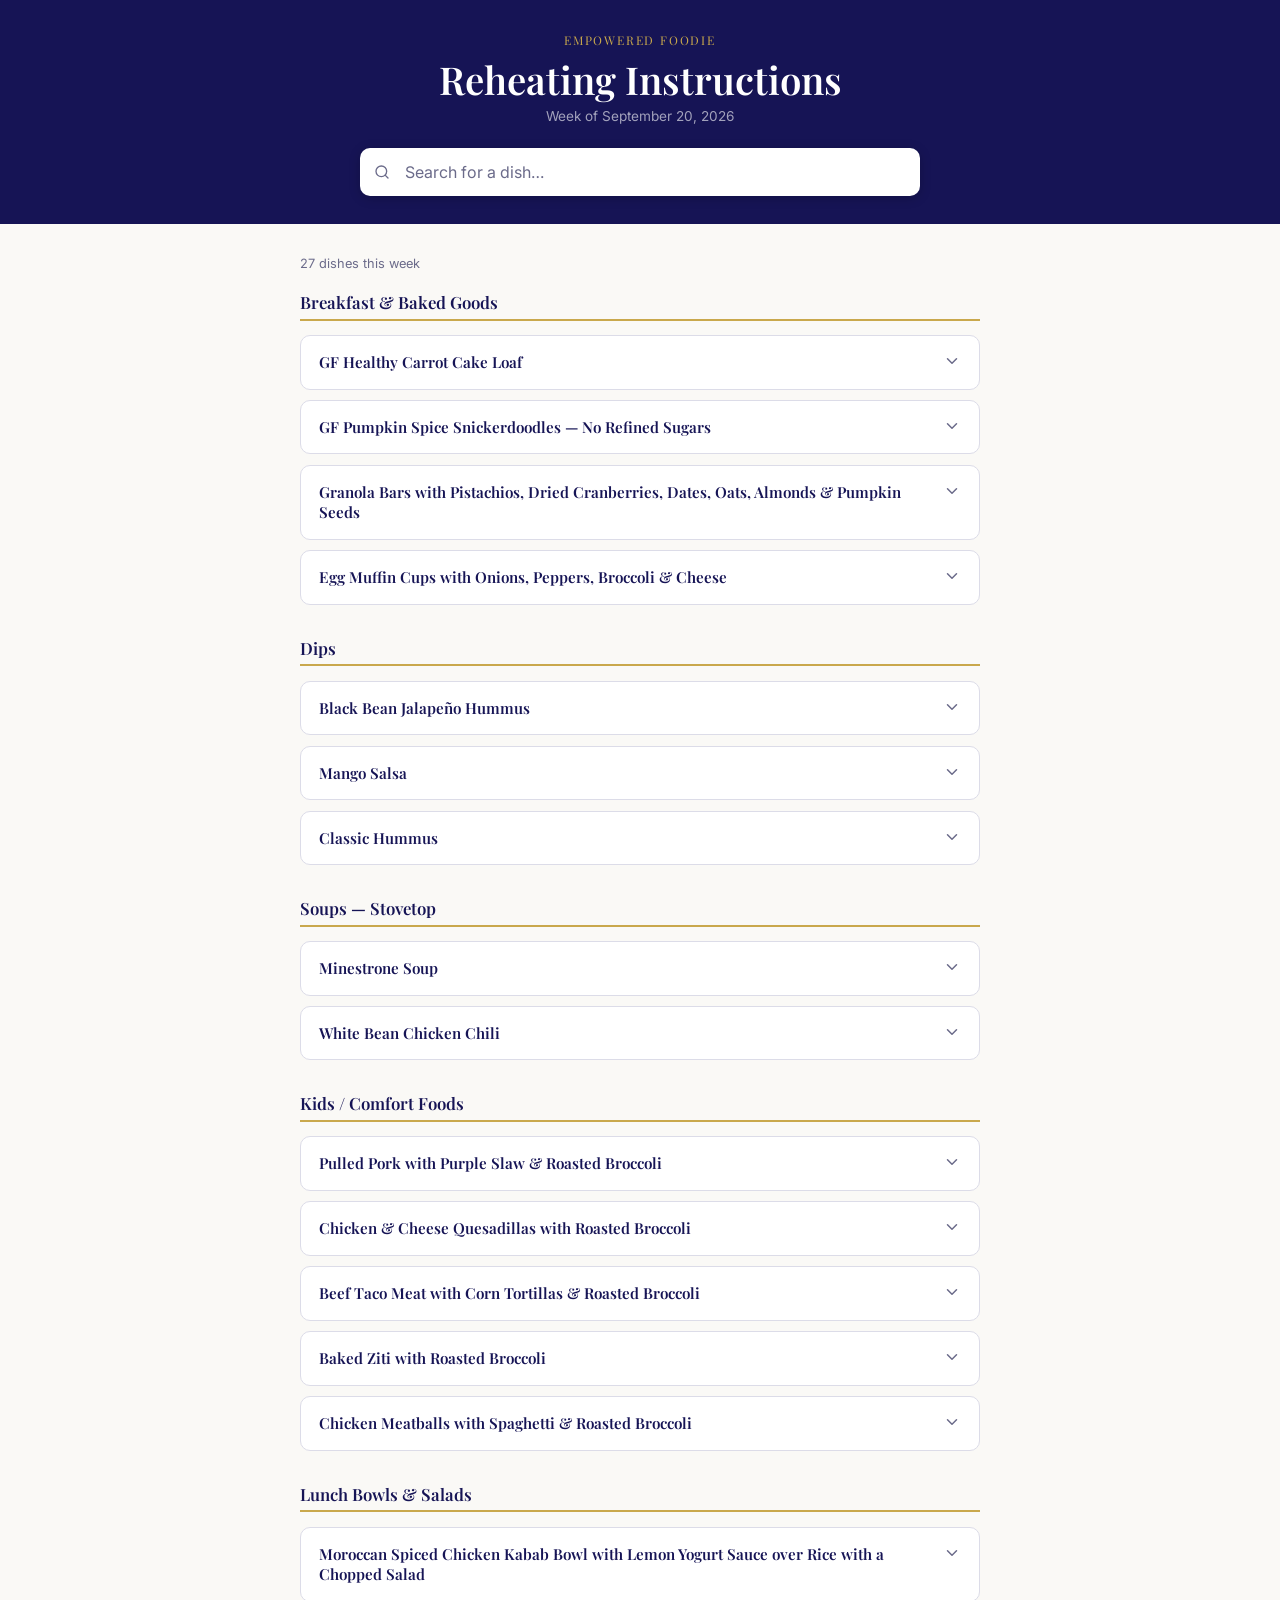
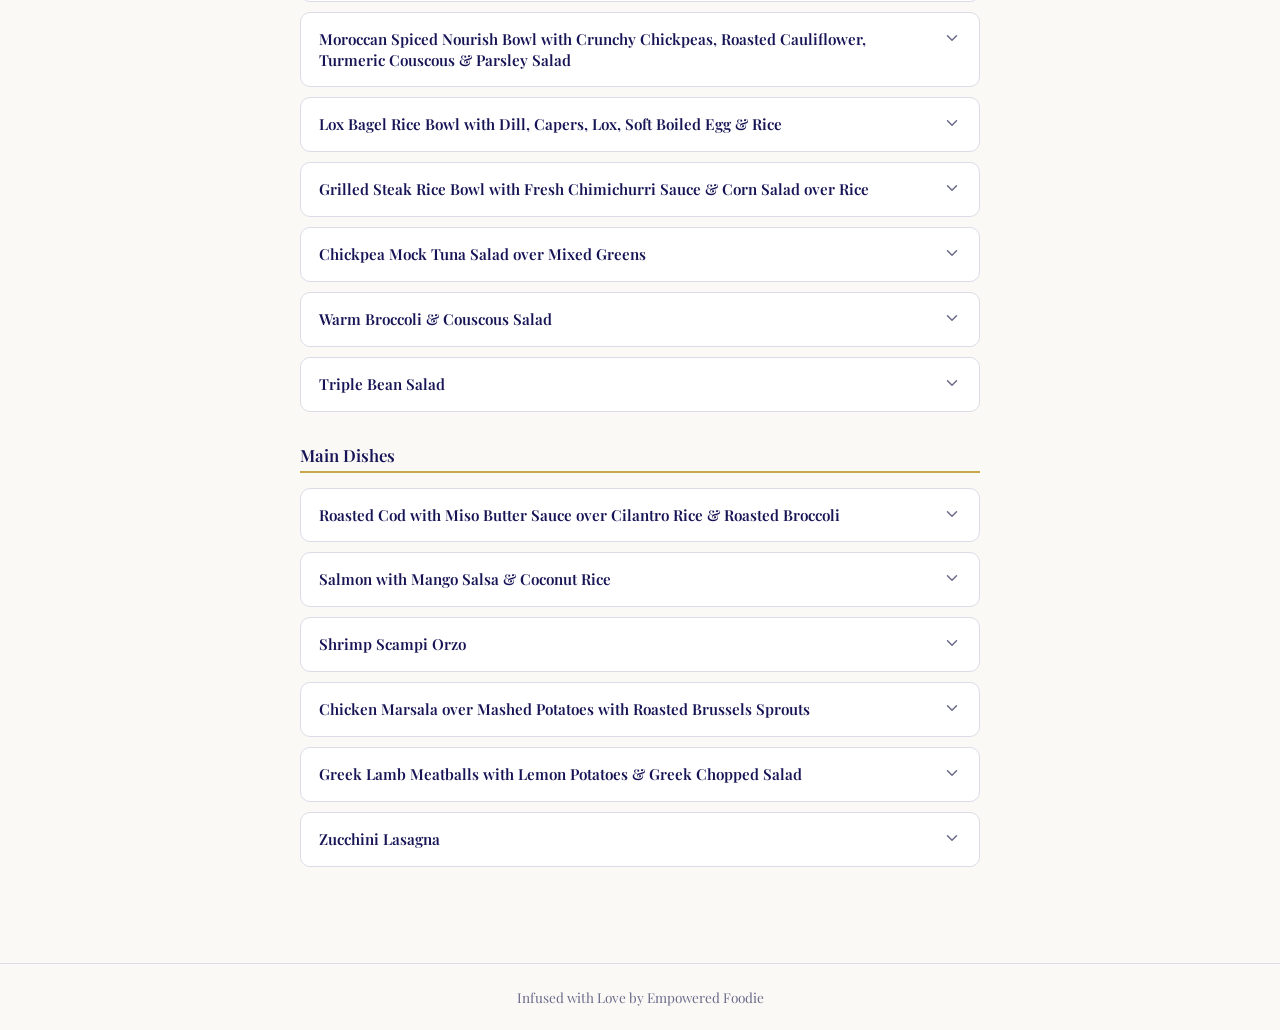
<file: Reheat_Library_Sept20_2026_1.html>
<!DOCTYPE html>
<html lang="en">
<head>
<meta charset="UTF-8"/>
<meta name="viewport" content="width=device-width, initial-scale=1.0"/>
<title>Reheating Instructions — Week of Sept 20, 2026</title>
<style>
  @import url('https://fonts.googleapis.com/css2?family=Playfair+Display:wght@400;600&family=Inter:wght@400;500&display=swap');
  *, *::before, *::after { box-sizing: border-box; margin: 0; padding: 0; }
  :root {
    --navy: #161455; --gold: #c9a84c; --cream: #faf9f6;
    --text: #1a1a2e; --muted: #6b6b8a; --border: #dcdce8;
    --card: #ffffff; --radius: 10px;
  }
  body { font-family: 'Inter', sans-serif; background: var(--cream); color: var(--text); min-height: 100vh; }
  header { background: var(--navy); padding: 2rem 1.5rem 1.5rem; text-align: center; }
  .logo-line { font-family: 'Playfair Display', serif; font-size: 0.75rem; letter-spacing: 0.15em; color: var(--gold); text-transform: uppercase; margin-bottom: 0.5rem; }
  header h1 { font-family: 'Playfair Display', serif; font-size: clamp(1.6rem, 5vw, 2.4rem); font-weight: 600; color: #fff; line-height: 1.2; }
  header p { margin-top: 0.4rem; font-size: 0.85rem; color: rgba(255,255,255,0.6); }
  .search-wrap { background: var(--navy); padding: 0 1.5rem 1.75rem; }
  .search-box { max-width: 560px; margin: 0 auto; position: relative; }
  .search-box input { width: 100%; padding: 0.85rem 1.1rem 0.85rem 2.8rem; font-family: 'Inter', sans-serif; font-size: 1rem; border: none; border-radius: var(--radius); background: #fff; color: var(--text); outline: none; box-shadow: 0 2px 12px rgba(0,0,0,0.2); }
  .search-box input::placeholder { color: var(--muted); }
  .search-icon { position: absolute; left: 0.9rem; top: 50%; transform: translateY(-50%); color: var(--muted); pointer-events: none; }
  .clear-btn { position: absolute; right: 0.9rem; top: 50%; transform: translateY(-50%); background: none; border: none; color: var(--muted); cursor: pointer; font-size: 1.1rem; display: none; padding: 0; line-height: 1; }
  main { max-width: 720px; margin: 0 auto; padding: 2rem 1.25rem 4rem; }
  .results-count { font-size: 0.8rem; color: var(--muted); margin-bottom: 1.25rem; min-height: 1.2em; }
  .category-block { margin-bottom: 2rem; }
  .category-label { font-family: 'Playfair Display', serif; font-size: 1.05rem; font-weight: 600; color: var(--navy); border-bottom: 2px solid var(--gold); padding-bottom: 0.35rem; margin-bottom: 0.9rem; }
  .dish-card { background: var(--card); border: 1px solid var(--border); border-radius: var(--radius); padding: 1rem 1.15rem; margin-bottom: 0.65rem; cursor: pointer; transition: box-shadow 0.15s, border-color 0.15s; }
  .dish-card:hover { box-shadow: 0 2px 10px rgba(22,20,85,0.08); border-color: var(--navy); }
  .dish-card.open { border-color: var(--navy); }
  .dish-header { display: flex; justify-content: space-between; align-items: flex-start; gap: 0.75rem; }
  .dish-name { font-family: 'Playfair Display', serif; font-size: 0.95rem; font-weight: 600; color: var(--navy); line-height: 1.35; }
  .dish-name mark { background: #fff3b0; color: var(--navy); border-radius: 2px; }
  .chevron { flex-shrink: 0; width: 18px; height: 18px; color: var(--muted); transition: transform 0.2s; }
  .dish-card.open .chevron { transform: rotate(180deg); }
  .dish-instructions { display: none; margin-top: 0.75rem; padding-top: 0.75rem; border-top: 1px solid var(--border); font-size: 0.9rem; line-height: 1.65; color: #2e2e4a; }
  .dish-card.open .dish-instructions { display: block; }
  .empty-state { text-align: center; padding: 3rem 1rem; color: var(--muted); display: none; }
  .empty-state p { font-size: 0.95rem; margin-top: 0.5rem; }
  footer { text-align: center; padding: 1.5rem; font-family: 'Playfair Display', serif; font-size: 0.85rem; color: var(--muted); border-top: 1px solid var(--border); }
</style>
</head>
<body>
<header>
  <div class="logo-line">Empowered Foodie</div>
  <h1>Reheating Instructions</h1>
  <p>Week of September 20, 2026</p>
</header>
<div class="search-wrap">
  <div class="search-box">
    <svg class="search-icon" width="16" height="16" viewBox="0 0 24 24" fill="none" stroke="currentColor" stroke-width="2" stroke-linecap="round" stroke-linejoin="round"><circle cx="11" cy="11" r="8"/><line x1="21" y1="21" x2="16.65" y2="16.65"/></svg>
    <input type="text" id="search" placeholder="Search for a dish…" autocomplete="off" autocorrect="off" spellcheck="false"/>
    <button class="clear-btn" id="clearBtn" aria-label="Clear search">✕</button>
  </div>
</div>
<main>
  <div class="results-count" id="resultsCount"></div>
  <div id="dishList"></div>
  <div class="empty-state" id="emptyState">
    <svg width="32" height="32" viewBox="0 0 24 24" fill="none" stroke="#9999b8" stroke-width="1.5" stroke-linecap="round" stroke-linejoin="round"><circle cx="11" cy="11" r="8"/><line x1="21" y1="21" x2="16.65" y2="16.65"/></svg>
    <p>No dishes found for "<span id="emptyQuery"></span>"</p>
  </div>
</main>
<footer>Infused with Love by Empowered Foodie</footer>
<script>
const DISHES = [
  // BREAKFAST & BAKED GOODS
  { category: "Breakfast & Baked Goods", name: "GF Healthy Carrot Cake Loaf", instructions: "Enjoy at room temperature. To warm, preheat oven to 300°F, wrap loosely in foil, and warm for 8–10 minutes. Best within 4–5 days. Can be frozen up to 1 month." },
  { category: "Breakfast & Baked Goods", name: "GF Pumpkin Spice Snickerdoodles — No Refined Sugars", instructions: "Enjoy at room temperature straight from the container. To warm, preheat oven to 300°F, place on a sheet tray, cover loosely with foil, and warm for 4–5 minutes. Best within 5–6 days. Can be frozen up to 1 month." },
  { category: "Breakfast & Baked Goods", name: "Granola Bars with Pistachios, Dried Cranberries, Dates, Oats, Almonds & Pumpkin Seeds", instructions: "Enjoy at room temperature — no heating needed. Store in an airtight container or keep wrapped. Best within 1–2 weeks. Can be frozen up to 2 months." },
  { category: "Breakfast & Baked Goods", name: "Egg Muffin Cups with Onions, Peppers, Broccoli & Cheese", instructions: "Preheat oven to 325°F. Place on a sheet tray, cover loosely with foil, and warm for 8–10 minutes until heated through. Best within 4–5 days. Can be frozen up to 1 month." },

  // DIPS
  { category: "Dips", name: "Black Bean Jalapeño Hummus", instructions: "Serve cold or at room temperature — no heating needed. Stir well before serving. Best within 5–6 days." },
  { category: "Dips", name: "Mango Salsa", instructions: "Serve cold — no heating needed. Stir gently before serving. Best within 3–4 days." },
  { category: "Dips", name: "Classic Hummus", instructions: "Serve cold or at room temperature — no heating needed. Stir well before serving. Best within 5–6 days." },

  // SOUPS
  { category: "Soups — Stovetop", name: "Minestrone Soup", instructions: "Pour into a saucepan over medium heat. Warm for 8–10 minutes, stirring occasionally, until hot throughout. Reduce to low and simmer gently if not serving immediately. Add a splash of broth or water if the soup has thickened. Best within 4–5 days." },
  { category: "Soups — Stovetop", name: "White Bean Chicken Chili", instructions: "Pour into a saucepan over medium heat. Warm for 8–10 minutes, stirring occasionally, until hot throughout. Reduce to low and simmer gently if not serving immediately. Add a splash of broth or water if it has thickened. Best within 4–5 days." },

  // KIDS / COMFORT FOODS
  { category: "Kids / Comfort Foods", name: "Pulled Pork with Purple Slaw & Roasted Broccoli", instructions: "Preheat oven to 350°F. Transfer pulled pork to an oven-safe dish, cover tightly with foil, and warm for 18–22 minutes until heated through. Place broccoli on a separate sheet tray uncovered and warm at 400°F for 6–8 minutes to re-crisp. Serve purple slaw cold on the side or on top. Best within 4–5 days." },
  { category: "Kids / Comfort Foods", name: "Chicken & Cheese Quesadillas with Roasted Broccoli", instructions: "Preheat oven to 375°F. Place quesadillas on a sheet tray uncovered and warm for 8–10 minutes, flipping once halfway, until heated through and the tortilla is lightly crispy. Place broccoli on a separate sheet tray uncovered and warm at 400°F for 6–8 minutes alongside. Best within 3–4 days." },
  { category: "Kids / Comfort Foods", name: "Beef Taco Meat with Corn Tortillas & Roasted Broccoli", instructions: "Preheat oven to 350°F. Transfer taco meat to an oven-safe dish, cover tightly with foil, and warm for 12–15 minutes, stirring once halfway. Wrap corn tortillas in a separate piece of foil and warm alongside for the last 5 minutes. Place broccoli on a separate sheet tray uncovered and warm at 400°F for 6–8 minutes. Best within 3–4 days." },
  { category: "Kids / Comfort Foods", name: "Baked Ziti with Roasted Broccoli", instructions: "Preheat oven to 375°F. Transfer to an oven-safe dish, cover tightly with foil, and warm for 20–25 minutes until heated through and sauce is bubbling. Uncover for the last 5 minutes to melt and brown the cheese. Place broccoli on a separate sheet tray uncovered and warm at 400°F for 6–8 minutes alongside. Best within 4–5 days." },
  { category: "Kids / Comfort Foods", name: "Chicken Meatballs with Spaghetti & Roasted Broccoli", instructions: "Preheat oven to 350°F. Transfer to an oven-safe dish, cover tightly with foil, and warm for 18–22 minutes until heated through and sauce is bubbling, stirring once halfway. Place broccoli on a separate sheet tray uncovered and warm at 400°F for 6–8 minutes alongside. Best within 4–5 days." },

  // LUNCH BOWLS & SALADS
  { category: "Lunch Bowls & Salads", name: "Moroccan Spiced Chicken Kabab Bowl with Lemon Yogurt Sauce over Rice with a Chopped Salad", instructions: "Preheat oven to 350°F. Transfer chicken and rice to an oven-safe dish, cover tightly with foil, and warm for 15–18 minutes until heated through. Serve lemon yogurt sauce and chopped salad cold on the side. Best within 4–5 days." },
  { category: "Lunch Bowls & Salads", name: "Moroccan Spiced Nourish Bowl with Crunchy Chickpeas, Roasted Cauliflower, Turmeric Couscous & Parsley Salad", instructions: "Preheat oven to 350°F. Transfer couscous and cauliflower to an oven-safe dish, cover tightly with foil, and warm for 12–15 minutes until heated through. Serve chickpeas and parsley salad cold on the side for best texture. Best within 3–4 days." },
  { category: "Lunch Bowls & Salads", name: "Lox Bagel Rice Bowl with Dill, Capers, Lox, Soft Boiled Egg & Rice", instructions: "Serve cold — no heating needed. This bowl is best enjoyed at room temperature. If you prefer warm rice, transfer rice only to an oven-safe dish with a splash of water, cover tightly with foil, and warm at 325°F for 10–12 minutes. Serve lox, egg, capers, and dill cold on top. Best within 2–3 days." },
  { category: "Lunch Bowls & Salads", name: "Grilled Steak Rice Bowl with Fresh Chimichurri Sauce & Corn Salad over Rice", instructions: "Preheat oven to 300°F. Transfer steak and rice to an oven-safe dish, cover tightly with foil, and warm for 12–15 minutes — low and slow keeps the steak tender. Serve chimichurri and corn salad cold on the side or spooned over just before eating. Best within 3–4 days." },
  { category: "Lunch Bowls & Salads", name: "Chickpea Mock Tuna Salad over Mixed Greens", instructions: "Serve cold — no heating needed. Toss gently before serving and dress just before eating. Best within 3–4 days." },
  { category: "Lunch Bowls & Salads", name: "Warm Broccoli & Couscous Salad", instructions: "Preheat oven to 325°F. Transfer to an oven-safe dish, cover tightly with foil, and warm for 10–12 minutes until heated through. Toss gently and serve warm or at room temperature. Best within 3–4 days." },
  { category: "Lunch Bowls & Salads", name: "Triple Bean Salad", instructions: "Serve cold or at room temperature — no heating needed. Toss gently before serving as dressing may settle. Best within 4–5 days." },

  // MAIN DISHES
  { category: "Main Dishes", name: "Roasted Cod with Miso Butter Sauce over Cilantro Rice & Roasted Broccoli", instructions: "Preheat oven to 300°F. Transfer cod and rice to an oven-safe dish, cover tightly with foil, and warm for 10–12 minutes until just heated through — low and slow keeps the fish moist. Place broccoli on a separate sheet tray uncovered and warm at 400°F for 6–8 minutes to re-crisp alongside. Best within 2–3 days." },
  { category: "Main Dishes", name: "Salmon with Mango Salsa & Coconut Rice", instructions: "Preheat oven to 300°F. Transfer salmon and rice to an oven-safe dish, cover tightly with foil, and warm for 10–12 minutes until just heated through — low and slow keeps the salmon moist. Serve mango salsa cold on the side or spooned over just before eating. Best within 2–3 days." },
  { category: "Main Dishes", name: "Shrimp Scampi Orzo", instructions: "Preheat oven to 325°F. Transfer to an oven-safe dish, cover tightly with foil, and warm for 12–15 minutes until heated through — do not overheat the shrimp. Add a small splash of water or broth before covering if needed to keep it saucy. Best within 2–3 days." },
  { category: "Main Dishes", name: "Chicken Marsala over Mashed Potatoes with Roasted Brussels Sprouts", instructions: "Preheat oven to 350°F. Transfer chicken marsala and mashed potatoes to an oven-safe dish, cover tightly with foil, and warm for 18–22 minutes until heated through and sauce is bubbling. Place brussels sprouts on a separate sheet tray uncovered and warm at 400°F for 6–8 minutes to re-crisp alongside. Best within 4–5 days." },
  { category: "Main Dishes", name: "Greek Lamb Meatballs with Lemon Potatoes & Greek Chopped Salad", instructions: "Preheat oven to 350°F. Transfer meatballs and potatoes to an oven-safe dish, cover tightly with foil, and warm for 18–22 minutes until heated through. Serve Greek chopped salad cold on the side. Best within 4–5 days." },
  { category: "Main Dishes", name: "Zucchini Lasagna", instructions: "Preheat oven to 375°F. Cover tightly with foil and warm for 22–25 minutes until heated through and sauce is bubbling. Uncover for the last 5 minutes to melt and brown the cheese. Best within 4–5 days." },
];

function groupByCategory(dishes) {
  const groups = {};
  dishes.forEach(d => { if (!groups[d.category]) groups[d.category] = []; groups[d.category].push(d); });
  return groups;
}

function highlight(text, query) {
  if (!query) return text;
  const escaped = query.replace(/[.*+?^${}()|[\]\\]/g, '\\$&');
  return text.replace(new RegExp(`(${escaped})`, 'gi'), '<mark>$1</mark>');
}

function render(query) {
  const q = query.trim().toLowerCase();
  const filtered = q ? DISHES.filter(d => d.name.toLowerCase().includes(q) || d.category.toLowerCase().includes(q) || d.instructions.toLowerCase().includes(q)) : DISHES;
  const list = document.getElementById('dishList');
  const empty = document.getElementById('emptyState');
  const count = document.getElementById('resultsCount');
  document.getElementById('clearBtn').style.display = q ? 'block' : 'none';
  if (filtered.length === 0) {
    list.innerHTML = ''; empty.style.display = 'block';
    document.getElementById('emptyQuery').textContent = query; count.textContent = ''; return;
  }
  empty.style.display = 'none';
  count.textContent = q ? `${filtered.length} dish${filtered.length !== 1 ? 'es' : ''} found` : `${DISHES.length} dishes this week`;
  const groups = groupByCategory(filtered);
  let html = '';
  Object.entries(groups).forEach(([cat, dishes]) => {
    html += `<div class="category-block"><div class="category-label">${cat}</div>`;
    dishes.forEach((d, i) => {
      const id = `d-${cat}-${i}`.replace(/[^a-zA-Z0-9-]/g, '-');
      html += `<div class="dish-card" id="${id}" onclick="toggle('${id}')">
        <div class="dish-header">
          <div class="dish-name">${highlight(d.name, query)}</div>
          <svg class="chevron" viewBox="0 0 24 24" fill="none" stroke="currentColor" stroke-width="2" stroke-linecap="round" stroke-linejoin="round"><polyline points="6 9 12 15 18 9"/></svg>
        </div>
        <div class="dish-instructions">${d.instructions}</div>
      </div>`;
    });
    html += `</div>`;
  });
  list.innerHTML = html;
  if (filtered.length === 1) { const f = list.querySelector('.dish-card'); if (f) f.classList.add('open'); }
}

function toggle(id) { document.getElementById(id).classList.toggle('open'); }

const searchInput = document.getElementById('search');
document.getElementById('clearBtn').addEventListener('click', () => { searchInput.value = ''; render(''); searchInput.focus(); });
searchInput.addEventListener('input', () => render(searchInput.value));
render('');
</script>
</body>
</html>
</file>
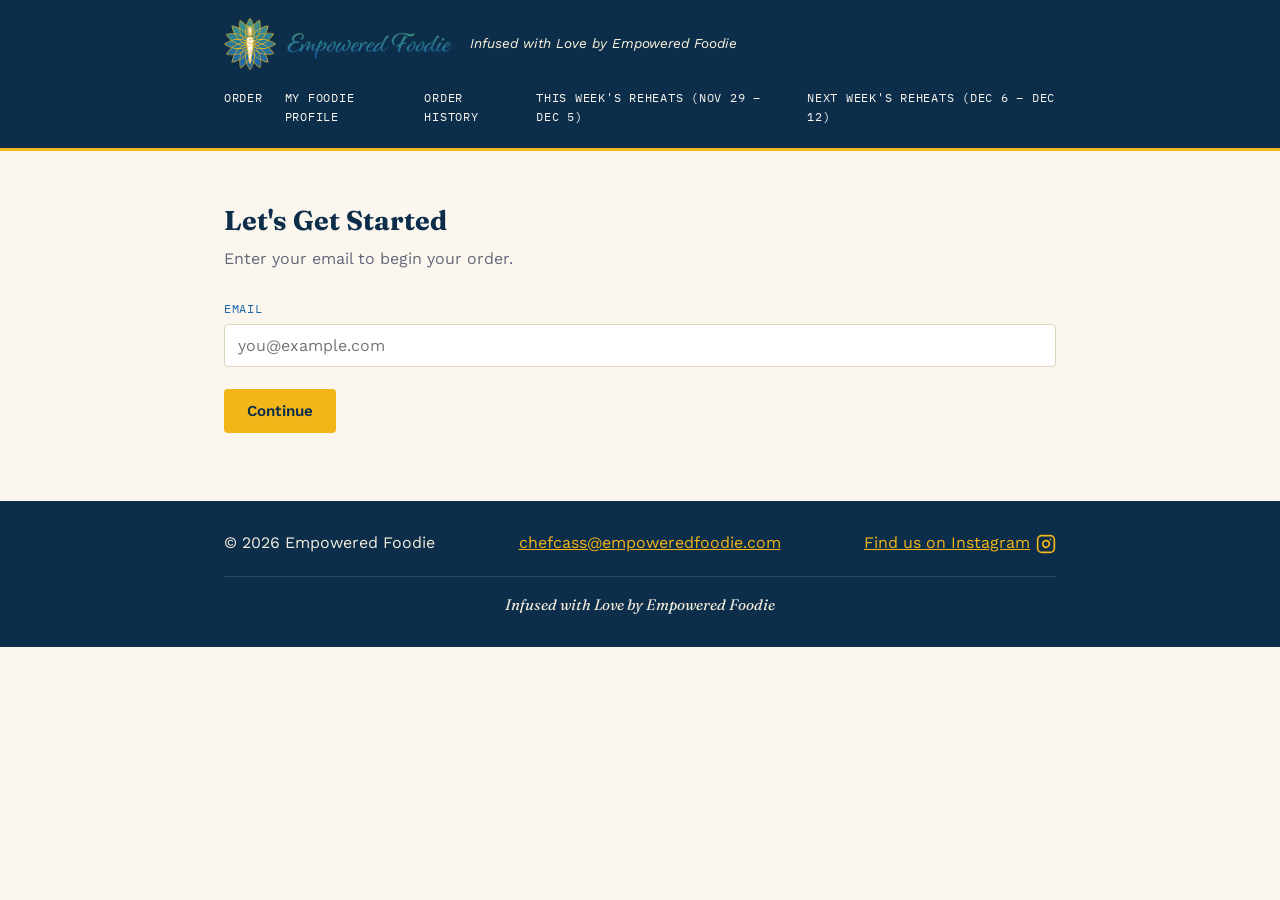
<file: start-order.html>
<!DOCTYPE html>
<html lang="en">
<head>
<meta charset="UTF-8">
<meta name="viewport" content="width=device-width, initial-scale=1.0">
<title>Start Your Order — Empowered Foodie</title>
<meta name="description" content="Start an order with Empowered Foodie.">
<link rel="icon" type="image/png" sizes="32x32" href="assets/favicon-32.png">
<link rel="icon" type="image/png" sizes="64x64" href="assets/favicon-64.png">
<link rel="apple-touch-icon" href="assets/favicon-180.png">

<link rel="manifest" href="assets/manifest.json">
<meta name="theme-color" content="#0d2e4b">
<meta name="apple-mobile-web-app-capable" content="yes">
<meta name="apple-mobile-web-app-status-bar-style" content="black-translucent">
<meta name="apple-mobile-web-app-title" content="Emp. Foodie">

<link rel="preconnect" href="https://fonts.googleapis.com">
<link href="https://fonts.googleapis.com/css2?family=Fraunces:wght@500;600;700&family=Work+Sans:wght@400;500;600&family=IBM+Plex+Mono:wght@500&display=swap" rel="stylesheet">
<link rel="stylesheet" href="assets/styles.css">
</head>
<body>

<header class="site-header">
  <div class="wrap">
    <img class="logo" src="assets/logo.png" alt="Empowered Foodie">
    <p class="brand-tagline">Infused with Love by Empowered Foodie</p>
    <nav>
      <a href="start-order.html">Order</a>
      <a href="profile.html">My Foodie Profile</a>
      <a href="history.html">Order History</a>
      <a href="reheats.html" id="nav-this-week">This Week's Reheats</a>
      <a href="reheats-next-week.html" id="nav-next-week">Next Week's Reheats</a>
    </nav>
  </div>
</header>

<section class="block">
  <div class="wrap">

    <div id="email-gate">
      <h2>Let's Get Started</h2>
      <p class="block-sub">Enter your email to begin your order.</p>
      <div class="form-group">
        <label for="gate-email">Email</label>
        <input type="email" id="gate-email" placeholder="you@example.com" required>
      </div>
      <button id="gate-continue-btn" class="btn btn-primary" type="button">Continue</button>
      <div id="gate-status" role="status"></div>
    </div>

    <div id="questionnaire-section" style="display:none;">
      <h2>Welcome! A Few Questions First</h2>
      <p class="block-sub">Since this is your first order with us, tell us a bit about your food preferences — this only takes a minute, and we'll only ask once.</p>

      <form id="questionnaire-form">
        <div class="form-group">
          <label for="q-name">Full Name</label>
          <input type="text" id="q-name" required>
        </div>

        <div class="form-group">
          <label for="q-cuisine">Favorite Cuisine</label>
          <input type="text" id="q-cuisine" placeholder="e.g. Italian, Mexican, Thai">
        </div>

        <div class="form-group">
          <label for="q-spice">Spice Level</label>
          <select id="q-spice">
            <option value="Mild">Mild</option>
            <option value="Medium">Medium</option>
            <option value="Spicy">Spicy</option>
            <option value="Very Spicy">Very Spicy</option>
          </select>
        </div>

        <div class="form-group">
          <label for="q-likes">Foods You Love</label>
          <textarea id="q-likes" placeholder="Any favorite ingredients or dishes?"></textarea>
        </div>

        <div class="form-group">
          <label for="q-dislikes">Foods You Dislike</label>
          <textarea id="q-dislikes" placeholder="Anything you'd rather we leave out?"></textarea>
        </div>

        <div class="form-group">
          <label for="q-allergies">Allergies</label>
          <textarea id="q-allergies" placeholder="Any allergies we should know about?"></textarea>
        </div>

        <button type="submit" class="btn btn-primary">Continue to Order</button>
        <div id="questionnaire-status" role="status"></div>
      </form>
    </div>

  </div>
</section>

<footer class="site-footer">
  <div class="wrap">
    <span>&copy; <span id="year"></span> Empowered Foodie</span>
    <a href="mailto:chefcass@empoweredfoodie.com" id="footer-email">chefcass@empoweredfoodie.com</a>
    <a href="https://www.instagram.com/empowered_foodie" target="_blank" rel="noopener noreferrer" class="footer-icon-link">
      Find us on Instagram
      <svg width="20" height="20" viewBox="0 0 24 24" fill="none" stroke="currentColor" stroke-width="2" stroke-linecap="round" stroke-linejoin="round"><rect x="2" y="2" width="20" height="20" rx="5" ry="5"></rect><path d="M16 11.37A4 4 0 1 1 12.63 8 4 4 0 0 1 16 11.37z"></path><line x1="17.5" y1="6.5" x2="17.51" y2="6.5"></line></svg>
    </a>
    <div class="footer-tagline">Infused with Love by Empowered Foodie</div>
  </div>
</footer>

<script src="assets/config.js"></script>
<script src="assets/nav-dates.js"></script>
<script src="assets/start-order.js"></script>
</body>
</html>
</file>
<file: assets/styles.css>
/* ===========================================================
   Empowered Foodie — design tokens
   Navy carries over from your reheating-sheet branding; the
   gold + herb accents are new, tuned for a warm, food-forward
   feel without leaning on stock "AI app" defaults.
=========================================================== */
:root {
  /* Pulled directly from the Empowered Foodie logo (teal-to-blue flower
     mark, gold outline) so the site matches the real brand exactly. */
  --navy: #1d67a7;        /* logo blue */
  --navy-deep: #0d2e4b;   /* deep shade of logo blue, used for header/footer bg */
  --ink: #20222b;
  --parchment: #fbf7ef;
  --parchment-dim: #f3ecdd;
  --herb: #2b6661;        /* logo teal, darkened for readable text/tags */
  --herb-tint: #e7f1f0;
  --gold: #f2b618;        /* logo gold */
  --gold-deep: #795b0c;   /* darkened gold for readable text on light bg */
  --gold-tint: #fdf4dc;
  --alert: #a83b32;
  --alert-tint: #f5e2df;
  --line: #ded4c0;
  --white: #ffffff;

  --font-display: "Fraunces", Georgia, "Times New Roman", serif;
  --font-body: "Work Sans", -apple-system, BlinkMacSystemFont, sans-serif;
  --font-mono: "IBM Plex Mono", ui-monospace, monospace;

  --radius: 4px;
  --max-width: 880px;
}

* { box-sizing: border-box; }

html { scroll-behavior: smooth; }

body {
  margin: 0;
  background: var(--parchment);
  color: var(--ink);
  font-family: var(--font-body);
  line-height: 1.55;
  -webkit-font-smoothing: antialiased;
}

img { max-width: 100%; display: block; }

a { color: var(--navy); }

.wrap {
  max-width: var(--max-width);
  margin: 0 auto;
  padding: 0 24px;
}

/* ---------- Header ---------- */
.site-header {
  background: var(--navy-deep);
  color: var(--parchment);
  border-bottom: 3px solid var(--gold);
}

.site-header .wrap {
  display: flex;
  align-items: center;
  gap: 18px;
  padding-top: 18px;
  padding-bottom: 18px;
  flex-wrap: wrap;
}

.site-header img.logo {
  height: 52px;
  width: auto;
  flex-shrink: 0;
}

.site-header .brand-tagline {
  margin: 0;
  font-size: 0.85rem;
  color: var(--gold-tint);
  font-style: italic;
}

.site-header nav {
  margin-left: auto;
  display: flex;
  gap: 22px;
}

.site-header nav a {
  color: var(--parchment);
  text-decoration: none;
  font-family: var(--font-mono);
  font-size: 0.78rem;
  letter-spacing: 0.06em;
  text-transform: uppercase;
  border-bottom: 1px solid transparent;
  padding-bottom: 2px;
}

.site-header nav a:hover { border-color: var(--gold); }

/* ---------- Hero ---------- */
.hero {
  padding: 56px 0 40px;
  border-bottom: 1px solid var(--line);
}

.hero .eyebrow {
  font-family: var(--font-mono);
  font-size: 0.78rem;
  letter-spacing: 0.14em;
  text-transform: uppercase;
  color: var(--herb);
  margin: 0 0 10px;
}

.hero h1 {
  font-family: var(--font-display);
  font-size: clamp(2rem, 4vw, 2.9rem);
  margin: 0 0 14px;
  color: var(--navy-deep);
  max-width: 18ch;
}

.hero p.lede {
  max-width: 56ch;
  font-size: 1.05rem;
  color: #4a4d59;
  margin: 0 0 22px;
}

.hero .cta-row { display: flex; gap: 14px; flex-wrap: wrap; }

.button-row { display: flex; gap: 14px; flex-wrap: wrap; align-items: center; margin-top: 4px; }

.btn {
  display: inline-block;
  font-family: var(--font-body);
  font-weight: 600;
  font-size: 0.95rem;
  padding: 12px 22px;
  border-radius: var(--radius);
  text-decoration: none;
  cursor: pointer;
  border: 1px solid transparent;
  transition: transform 0.12s ease, box-shadow 0.12s ease;
}

.btn:active { transform: translateY(1px); }

.btn-primary {
  background: var(--gold);
  color: var(--navy-deep);
}
.btn-primary:hover { box-shadow: 0 3px 0 var(--navy-deep); }

.btn-ghost {
  background: transparent;
  color: var(--navy);
  border-color: var(--navy);
}
.btn-ghost:hover { background: var(--navy); color: var(--parchment); }

/* ---------- Section shell ---------- */
section.block { padding: 48px 0; }
section.block + section.block { border-top: 1px solid var(--line); }

.block h2 {
  font-family: var(--font-display);
  font-size: 1.7rem;
  color: var(--navy-deep);
  margin: 0 0 6px;
}

.block .block-sub {
  color: #63667a;
  margin: 0 0 28px;
  max-width: 60ch;
}

/* ---------- Category note (used in the order form's item picker) ---------- */
.category-note {
  font-family: var(--font-body);
  font-style: italic;
  font-weight: 400;
  font-size: 0.8rem;
  color: #8a8d9c;
}

/* ---------- Order form ---------- */
.form-group { margin-bottom: 22px; }

.form-group label,
.form-group legend {
  display: block;
  font-family: var(--font-mono);
  font-size: 0.75rem;
  letter-spacing: 0.06em;
  text-transform: uppercase;
  color: var(--navy);
  margin-bottom: 6px;
  padding: 0;
  border: none;
}

.form-group .hint {
  font-family: var(--font-body);
  text-transform: none;
  letter-spacing: 0;
  font-size: 0.85rem;
  color: #8a8d9c;
  margin-top: 4px;
  display: block;
}

input[type="text"],
input[type="email"],
input[type="tel"],
select,
textarea {
  width: 100%;
  font-family: var(--font-body);
  font-size: 1rem;
  padding: 11px 13px;
  border: 1px solid var(--line);
  border-radius: var(--radius);
  background: var(--white);
  color: var(--ink);
}

input:focus, select:focus, textarea:focus {
  outline: 2px solid var(--gold);
  outline-offset: 1px;
}

textarea { resize: vertical; min-height: 96px; }

fieldset {
  border: 1px solid var(--line);
  border-radius: var(--radius);
  padding: 16px 18px;
  margin: 0;
}

.checkbox-grid {
  display: grid;
  grid-template-columns: repeat(auto-fill, minmax(150px, 1fr));
  gap: 10px 16px;
}

.checkbox-row {
  display: flex;
  align-items: flex-start;
  gap: 8px;
  font-size: 0.95rem;
}

.checkbox-row input { width: auto; margin-top: 3px; }

.item-picker-category { margin-bottom: 20px; }

.item-picker-category h4 {
  font-family: var(--font-display);
  font-size: 1.1rem;
  color: var(--navy-deep);
  margin: 0 0 10px;
  border-bottom: 1px solid var(--line);
  padding-bottom: 6px;
}

.category-notes-row {
  margin-top: 8px;
}

.category-notes-label {
  display: block;
  font-family: var(--font-mono);
  font-size: 0.68rem;
  letter-spacing: 0.05em;
  text-transform: uppercase;
  color: #8a8d9c;
  margin-bottom: 4px;
}

.category-notes-input {
  width: 100%;
  font-family: var(--font-body);
  font-size: 0.9rem;
  padding: 8px 10px;
  border: 1px solid var(--line);
  border-radius: var(--radius);
  background: var(--white);
  color: var(--ink);
}

.category-notes-input:focus {
  outline: 2px solid var(--gold);
  outline-offset: 1px;
}

.item-row {
  display: flex;
  align-items: center;
  gap: 10px;
  padding: 8px 0;
  flex-wrap: wrap;
}

.item-row .item-select {
  display: flex;
  align-items: flex-start;
  gap: 8px;
  flex: 1;
  min-width: 200px;
  font-family: var(--font-body);
  text-transform: none;
  letter-spacing: 0;
  font-size: 0.95rem;
  color: var(--ink);
  margin: 0;
  cursor: pointer;
}

.item-row .item-select input[type="checkbox"] {
  width: auto;
  margin-top: 3px;
  flex-shrink: 0;
}

.servings-field {
  display: flex;
  align-items: center;
  gap: 6px;
  flex-shrink: 0;
}

.servings-field .servings-label {
  font-family: var(--font-mono);
  font-size: 0.7rem;
  letter-spacing: 0.05em;
  text-transform: uppercase;
  color: #8a8d9c;
  margin: 0;
}

.servings-field input[type="number"] {
  width: 60px;
  padding: 6px 8px;
}

.servings-field input[type="number"]:disabled {
  background: var(--parchment-dim);
  color: #b6b9c4;
}

.no-payment-note {
  background: var(--gold-tint);
  border: 1px solid var(--gold);
  border-radius: var(--radius);
  padding: 12px 16px;
  font-size: 0.88rem;
  color: #5c4114;
  margin-bottom: 24px;
}

#order-status {
  margin-top: 18px;
  padding: 14px 16px;
  border-radius: var(--radius);
  font-size: 0.95rem;
  display: none;
}

#order-status.success {
  display: block;
  background: var(--herb-tint);
  color: var(--herb);
  border: 1px solid var(--herb);
}

#order-status.error {
  display: block;
  background: var(--alert-tint);
  color: var(--alert);
  border: 1px solid var(--alert);
}

/* ---------- Order history page ---------- */
#request-status {
  margin-top: 14px;
  padding: 12px 16px;
  border-radius: var(--radius);
  font-size: 0.92rem;
  display: none;
}

#request-status.success {
  display: block;
  background: var(--herb-tint);
  color: var(--herb);
  border: 1px solid var(--herb);
}

#request-status.error {
  display: block;
  background: var(--alert-tint);
  color: var(--alert);
  border: 1px solid var(--alert);
}

.history-order-card {
  background: var(--white);
  border: 1px solid var(--line);
  border-radius: var(--radius);
  padding: 22px 24px;
  margin-bottom: 20px;
}

.history-order-date {
  font-family: var(--font-mono);
  font-size: 0.78rem;
  letter-spacing: 0.05em;
  text-transform: uppercase;
  color: var(--gold-deep);
  margin: 0 0 14px;
}

.history-item-category {
  font-family: var(--font-display);
  font-weight: 600;
  font-size: 1rem;
  color: var(--navy-deep);
  margin: 12px 0 4px;
}

.history-item-list {
  margin: 0 0 0 18px;
  padding: 0;
  font-size: 0.92rem;
}

.history-item-list li {
  margin-bottom: 2px;
}

.history-detail-label {
  font-family: var(--font-mono);
  font-size: 0.7rem;
  letter-spacing: 0.05em;
  text-transform: uppercase;
  color: #8a8d9c;
  margin: 14px 0 2px;
}

.history-detail-value {
  margin: 0;
  font-size: 0.92rem;
}

.history-detail-alert {
  color: var(--alert);
}

/* ---------- Footer ---------- */
.site-footer {
  background: var(--navy-deep);
  color: var(--parchment-dim);
  padding: 30px 0;
  margin-top: 20px;
}

.site-footer .wrap {
  display: flex;
  justify-content: space-between;
  align-items: center;
  flex-wrap: wrap;
  gap: 10px;
}

.site-footer .footer-tagline {
  font-family: var(--font-display);
  font-style: italic;
  font-size: 0.95rem;
  text-align: center;
  width: 100%;
  border-top: 1px solid rgba(255,255,255,0.12);
  padding-top: 16px;
  margin-top: 10px;
}

.site-footer a { color: var(--gold); }

.footer-icon-link {
  display: inline-flex;
  align-items: center;
  gap: 6px;
}

.footer-icon-link:hover { color: var(--gold-tint); }

/* ---------- Responsive ---------- */
@media (max-width: 640px) {
  .site-header .wrap { flex-wrap: wrap; }
  .site-header nav { margin-left: 0; width: 100%; gap: 16px; }
  .checkbox-grid { grid-template-columns: 1fr 1fr; }
}

@media (prefers-reduced-motion: reduce) {
  html { scroll-behavior: auto; }
  .btn { transition: none; }
}
/* Let the nav links wrap onto extra lines on small screens instead of
   running off the edge (needed now that Clean Eats clients get two
   more links). */
@media (max-width: 800px) {
  .site-header nav {
    flex-wrap: wrap !important;
    row-gap: 14px;
    column-gap: 20px;
  }
  .site-header nav a {
    flex: 0 1 auto;
  }
}
</file>
